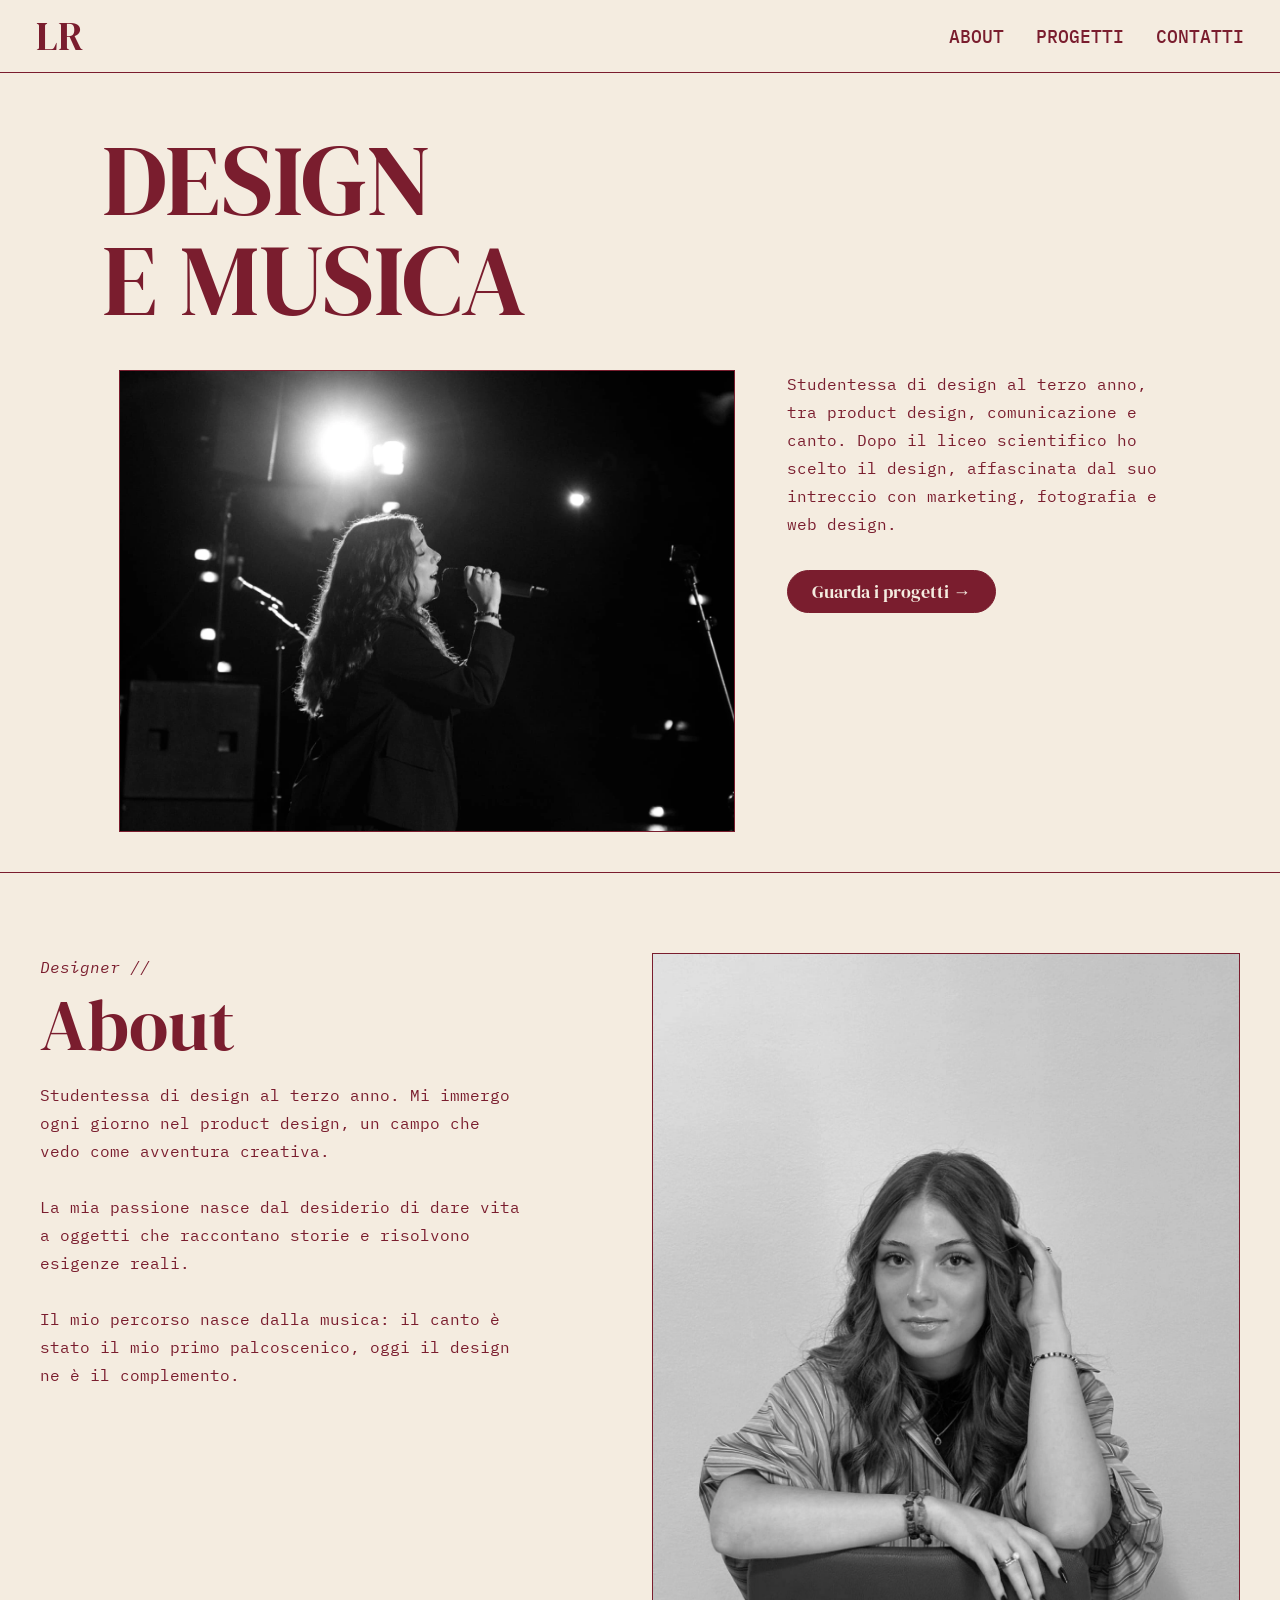
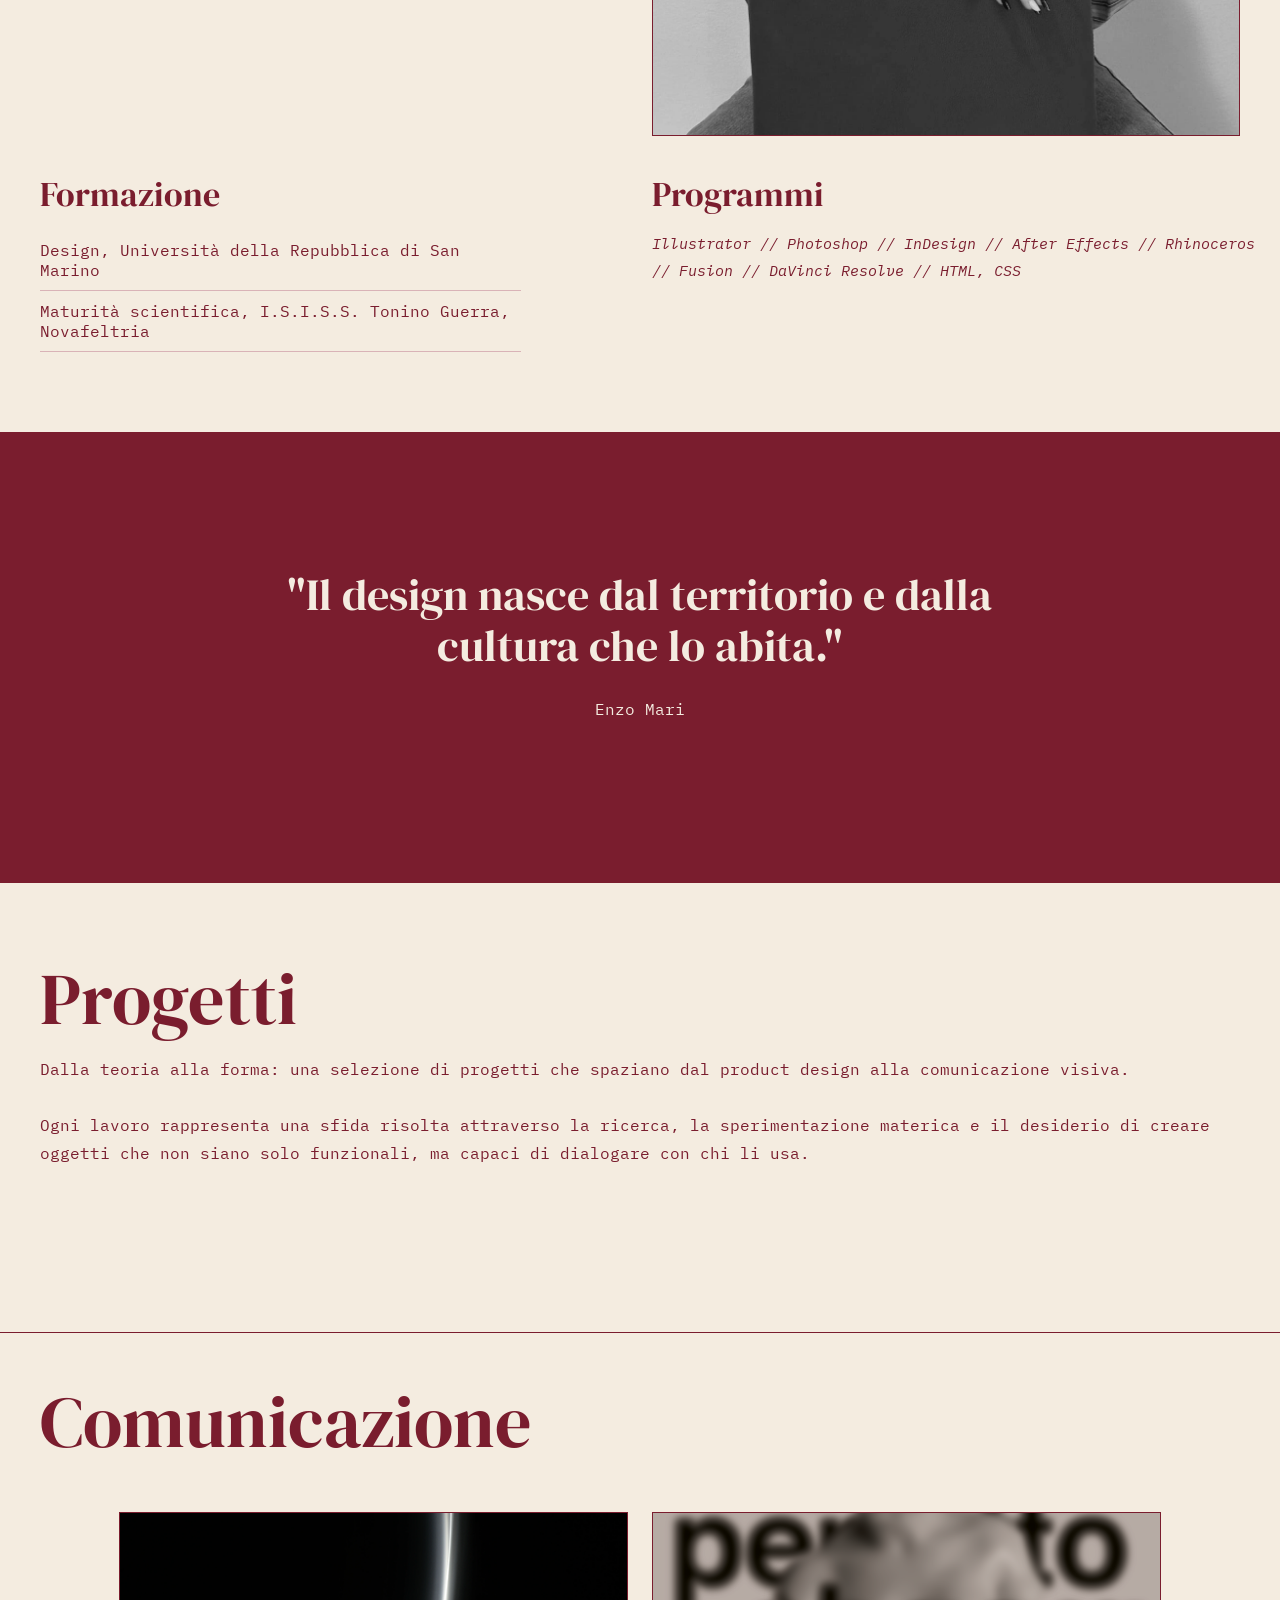
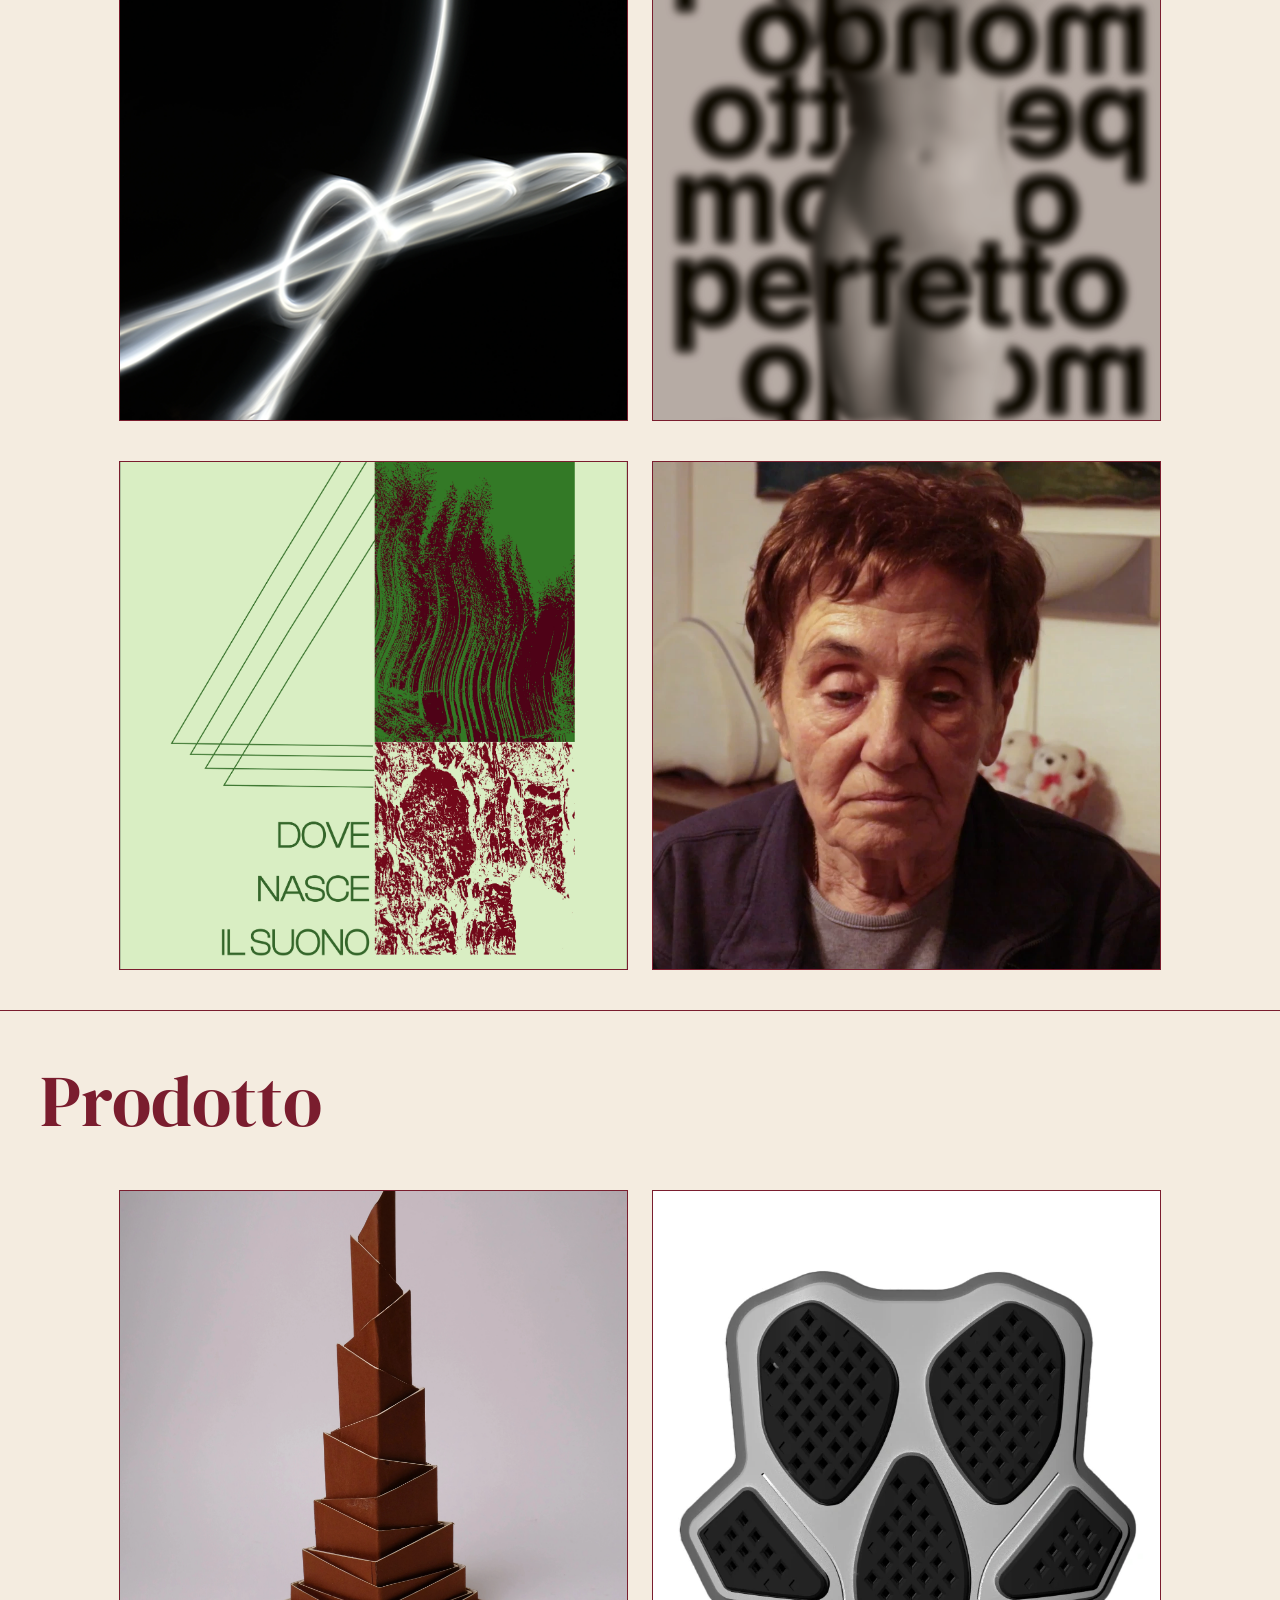
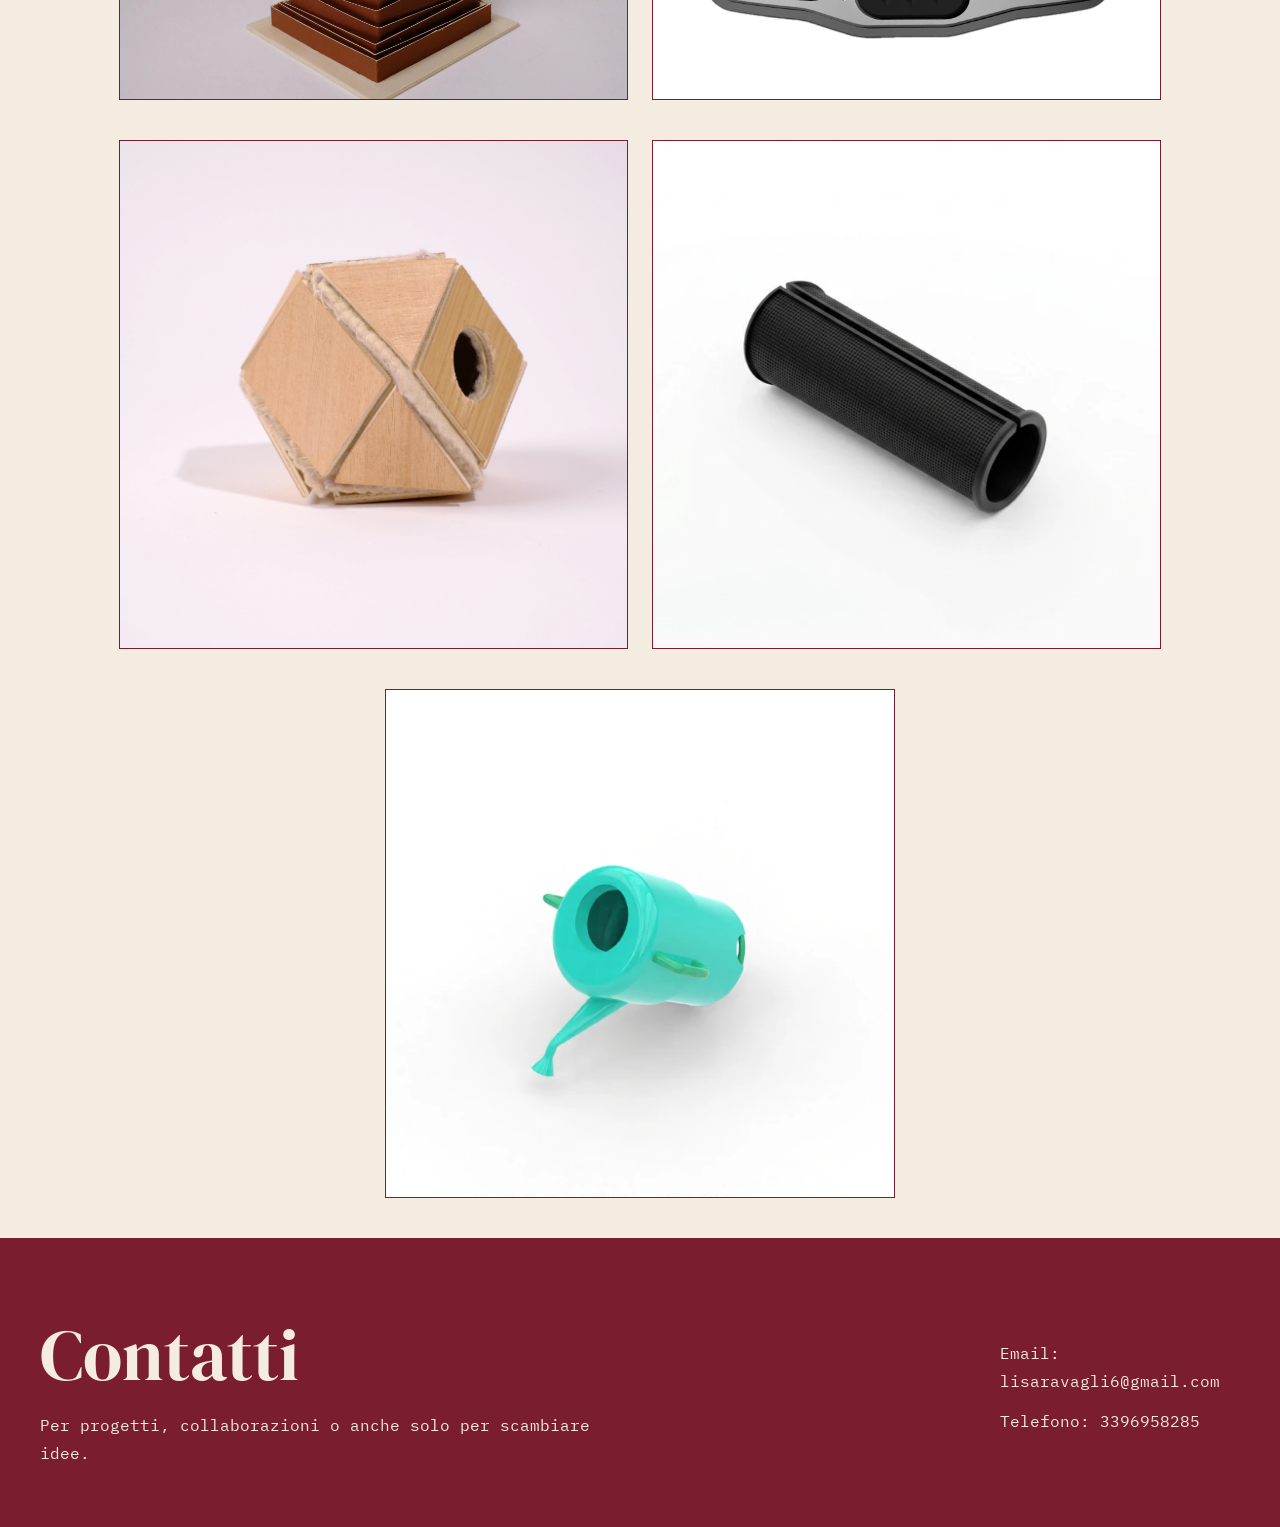
<file: index.html>
<!DOCTYPE html>
<html lang="it">

<head>
    <meta charset="UTF-8">
    <meta name="viewport" content="width=device-width, initial-scale=1.0">
    <title>Portfolio Ravagli Lisa</title>

    <link rel="preconnect" href="https://fonts.googleapis.com">
    <link rel="preconnect" href="https://fonts.gstatic.com" crossorigin>
    <link
        href="https://fonts.googleapis.com/css2?family=DM+Serif+Display:ital@0;1&family=IBM+Plex+Mono:ital,wght@0,400;0,500;1,400&display=swap"
        rel="stylesheet">

    <link rel="stylesheet" href="css/bootstrap-grid.css">
    <link rel="stylesheet" type="text/css" href="css/style.css">

    <link rel="icon" href="img/logo.webp" type="image/webp" />
</head>

<body>
    <div class="container-fluid p-0 m-0">

        <!-- menù -->
        <div class="row d-flex align-items-center px-4 py-3 m-0 navbar-row">
            <div class="col-1">
                <div class="logo">
                    <a href="#" class="logo-link" title="Torna in alto">
                        <p class="font-size-logo">LR</p>
                    </a>
                </div>
            </div>

            <div class="col-8 col-md-3"></div>

            <div class="col-3 col-md-8 d-none d-md-flex justify-content-end">
                <div class="lista list-unstyled d-flex m-0 p-0">
                    <ul>
                        <li><a href="#About" class="font-size-menu">ABOUT</a></li>
                        <li class="dropdown">
                            <span class="font-size-menu">PROGETTI</span>
                            <div class="dropdown-menu">
                                <a href="#Comunicazione" class="dropdown-item">COMUNICAZIONE</a>
                                <a href="#Prodotto" class="dropdown-item">PRODOTTO</a>
                            </div>
                        </li>
                        <li><a href="#Contatti" class="font-size-menu">CONTATTI</a></li>
                    </ul>
                </div>
            </div>

            <div class="col-1 d-md-none d-flex offset-2 justify-content-end mobile-menu-trigger">
                <img src="img/menu-hamburger-svgrepo-com.svg" alt="menù-hamburger"
                    style="width: 45px; height: 45px; cursor: pointer;">
            </div>

            <div id="mobileMenu" class="mobile-menu d-md-none">
                <a href="#About" class="font-size-menù">About</a>

                <!-- Dropdown Progetti -->
                <div class="dropdown">
                    <span class="font-size-menù">Progetti</span>
                    <div class="dropdown-menu">
                        <a href="#Comunicazione" class="dropdown-item">Comunicazione</a>
                        <a href="#Prodotto" class="dropdown-item">Prodotto</a>
                    </div>
                </div>

                <a href="#Contatti" class="font-size-menù">Contatti</a>
            </div>
        </div>

        <!-- hero -->
        <div class="hero">
            <h1>DESIGN<br>E MUSICA</h1>
            <div class="row align-items-start justify-content-center">
                <div class="col-12 col-md-6">
                    <div class="foto-hero"><img src="img/canto.webp" class="img-fluid" alt="foto_canto"></div>
                </div>
                <div class="col-12 col-md-4 mt-4 mt-md-0 padding-left">
                    <p class="font-size-paragrafi">Studentessa di design al terzo anno, tra product design,
                        comunicazione e canto. Dopo il liceo scientifico ho scelto il design, affascinata dal suo intreccio con marketing, fotografia e web design.</p>
                    <div class="mt-4 pt-2">
                        <a href="#Comunicazione" class="btn-pill btn-pill-pieno">Guarda i progetti →</a>
                    </div>
                </div>
            </div>
        </div>
        
        <!-- about -->
        <div id="About" class="row d-flex align-items-start justify-content-start about-presentazione padding-bottom">
            <div class="col-12 col-md-5 about-testi padding-left-pieno">
                <p class="etichetta margin-top">Designer //</p>
                <h3 class="font-size-titoletti-2">About</h3>
                <p class="font-size-paragrafi">
                    Studentessa di design al terzo anno. Mi immergo ogni giorno nel product design, un campo che vedo
                    come avventura creativa.<br><br>
                    La mia passione nasce dal desiderio di dare vita a oggetti che raccontano storie e risolvono
                    esigenze reali.<br><br>
                    Il mio percorso nasce dalla musica: il canto è stato il mio primo palcoscenico, oggi il design ne è
                    il complemento.
                </p>
            </div>
            <div class="col-12 col-md-6 offset-md-1 foto-primo-piano-1 margin-top">
                <img src="img/foto_primopiano.webp" class="img-fluid" alt="foto_primo_piano_ragazza">
            </div>
        </div>

        <div class="row about-extra padding-bottom">
            <div class="col-12 col-md-5 padding-left-pieno margin-bottom">
                <p class="font-size-titoli-progetti mb-3">Formazione</p>
                <ul class="elenco">
                    <li>Design, Università della Repubblica di San Marino</li>
                    <li>Maturità scientifica, I.S.I.S.S. Tonino Guerra, Novafeltria</li>
                </ul>
            </div>
            <div class="col-12 col-md-6 offset-md-1">
                <p class="font-size-titoli-progetti mb-3">Programmi</p>
                <div class="badges">
                    <span class="badge-skill">Illustrator</span><span class="badge-skill">Photoshop</span><span
                        class="badge-skill">InDesign</span><span class="badge-skill">After Effects</span><span
                        class="badge-skill">Rhinoceros</span><span class="badge-skill">Fusion</span><span
                        class="badge-skill">DaVinci Resolve</span><span class="badge-skill">HTML, CSS</span>
                </div>
            </div>
        </div>

        <!-- frase -->
        <div class="row align-items-center justify-content-center frase">
            <div class="col-10 col-md-8">
                <p class="font-size-titoletti mb-4">"Il design nasce dal territorio e dalla cultura che lo abita."</p>
                <p class="font-size-paragrafi">Enzo Mari</p>
            </div>
        </div>

        <!-- progetti -->
        <div id="Progetti"
            class="row d-flex align-items-start justify-content-start about-presentazione padding-bottom">
            <div class="col-12 col-md-12 about-testi padding-left-pieno">
                <h3 class="font-size-titoletti-2 margin-top">Progetti</h3>
                <p class="font-size-paragrafi">
                    Dalla teoria alla forma: una selezione di progetti che spaziano dal product design alla
                    comunicazione visiva.<br><br>
                    Ogni lavoro rappresenta una sfida risolta attraverso la ricerca, la sperimentazione materica e il
                    desiderio di creare oggetti che non siano solo funzionali, ma capaci di dialogare con chi li usa.
                </p>
            </div>
        </div>

        <!-- comunicazione -->
        <div id="Comunicazione">
            <div class="row d-flex align-items-center justify-content-start comunicazione">
                <div class="col-12 padding-left-pieno">
                    <h3 class="font-size-titoletti-2 mb-0">Comunicazione</h3>
                </div>
            </div>
        </div>

        <div class="row align-items-start justify-content-center foto-comunicazione">
            <div class="col-12 col-md-5 scheda">
                <a href="luce.html" class="img-link" title="Luce" aria-label="Luce">
                    <div class="img-box">
                        <img src="img/luce.webp" class="img-fluid" alt="Luce">
                    </div>
                </a>
            </div>
            <div class="col-12 col-md-5 scheda">
                <a href="utopia.html" class="img-link" title="Utopia" aria-label="Utopia">
                    <div class="img-box">
                        <img src="img/mondo_perfetto_sfocato.webp" class="img-fluid" alt="Utopia">
                    </div>
                </a>
            </div>
            <div class="col-12 col-md-5 scheda">
                <a href="foresta_abete_rosso.html" class="img-link" title="Foresta dell'abete rosso"
                    aria-label="Foresta dell'abete rosso">
                    <div class="img-box">
                        <img src="img/foresta_abete_rosso.webp" class="img-fluid" alt="Foresta dell'abete rosso">
                    </div>
                </a>
            </div>
            <div class="col-12 col-md-5 scheda">
                <a href="non_dovevate_crescermi.html" class="img-link" title="Non dovevate crescermi"
                    aria-label="Non dovevate crescermi">
                    <div class="img-box">
                        <img src="img/ndc_3.webp" class="img-fluid" alt="Non dovevate crescermi">
                    </div>
                </a>
            </div>
        </div>

        <!-- prodotto -->
        <div id="Prodotto">
            <div class="row d-flex align-items-center justify-content-start prodotto">
                <div class="col-12 padding-left-pieno">
                    <h3 class="font-size-titoletti-2 mb-0">Prodotto</h3>
                </div>
            </div>
        </div>

        <!-- Prima riga: Wonka e Pettorina -->
        <div class="row align-items-start justify-content-center foto-prodotto">
            <div class="col-12 col-md-5 scheda">
                <a href="wonka.html" class="img-link" title="Wonka" aria-label="Wonka">
                    <div class="img-box">
                        <img src="img/wonka_1.webp" class="img-fluid" alt="Wonka">
                    </div>
                </a>
            </div>
            <div class="col-12 col-md-5 scheda">
                <a href="pettorina_motocross.html" class="img-link" title="Pettorina da motocross"
                    aria-label="Pettorina da motocross">
                    <div class="img-box">
                        <img src="img/pettorina.webp" class="img-fluid" alt="Pettorina da motocross">
                    </div>
                </a>
            </div>
        </div>

        <!-- Seconda riga: Cinchouse e Cover microfono -->
        <div class="row align-items-start justify-content-center foto-prodotto">
            <div class="col-12 col-md-5 scheda">
                <a href="cinchouse.html" class="img-link" title="Cinchouse" aria-label="Cinchouse">
                    <div class="img-box">
                        <img src="img/cinchouse_3.webp" class="img-fluid" alt="Cinchouse">
                    </div>
                </a>
            </div>
            <div class="col-12 col-md-5 scheda">
                <a href="cover_microfono.html" class="img-link" title="Cover per microfono"
                    aria-label="Cover per microfono">
                    <div class="img-box">
                        <img src="img/cover_antracite.webp" class="img-fluid" alt="Cover per microfono">
                    </div>
                </a>
            </div>
        </div>

        <!-- Terza riga: Annaffiamici -->
        <div class="row align-items-start justify-content-center foto-prodotto">
            <div class="col-12 col-md-5 scheda">
                <a href="annaffiamici.html" class="img-link" title="Annaffiamici" aria-label="Annaffiamici">
                    <div class="img-box">
                        <img src="img/annaffiamici_2.webp" class="img-fluid" alt="Annaffiamici">
                    </div>
                </a>
            </div>
        </div>

        <!-- contatti -->
        <div id="Contatti"
            class="row d-flex align-items-center justify-content-start contatti sezione-contatti padding-bottom">

            <div class="col-12 col-md-6 about-testi padding-left-pieno">
                <h3 class="font-size-titoletti-2 margin-top">Contatti</h3>
                <p class="font-size-paragrafi margin-bottom">
                    Per progetti, collaborazioni o anche solo per scambiare idee.
                </p>
            </div>

            <div class="col-12 col-md-3 offset-md-3 contatti-link font-size-paragrafi">
                <p>Email: <a href="mailto:lisaravagli6@gmail.com">lisaravagli6@gmail.com</a></p>
                <p>Telefono: <a href="tel:3396958285">3396958285</a></p>
            </div>

        </div>

        <a href="#" id="scrollUpButton" title="Torna su">&#9650;</a>

    </div>

    <script>
        // MENU MOBILE
        const hamburger = document.querySelector('.mobile-menu-trigger img');
        const mobileMenu = document.getElementById('mobileMenu');

        hamburger.addEventListener('click', () => {
            mobileMenu.style.display = mobileMenu.style.display === 'flex' ? 'none' : 'flex';
        });

        document.querySelectorAll('.mobile-menu .dropdown span').forEach(span => {
            span.addEventListener('click', () => {
                span.parentElement.classList.toggle('open');
            });
        });

        document.querySelectorAll('.mobile-menu a, .mobile-menu .dropdown-item').forEach(link => {
            link.addEventListener('click', () => {
                mobileMenu.style.display = 'none';
                document.querySelectorAll('.mobile-menu .dropdown').forEach(drop => drop.classList.remove('open'));
            });
        });

        // SCROLL UP BUTTON
        const scrollButton = document.getElementById('scrollUpButton');
        window.onscroll = function () {
            if (document.body.scrollTop > 300 || document.documentElement.scrollTop > 300) {
                scrollButton.style.display = "block";
            } else {
                scrollButton.style.display = "none";
            }
        };

        scrollButton.addEventListener('click', function (e) {
            e.preventDefault();
            window.scrollTo({ top: 0, behavior: 'smooth' });
        });
    </script>
</body>

</html>
</file>
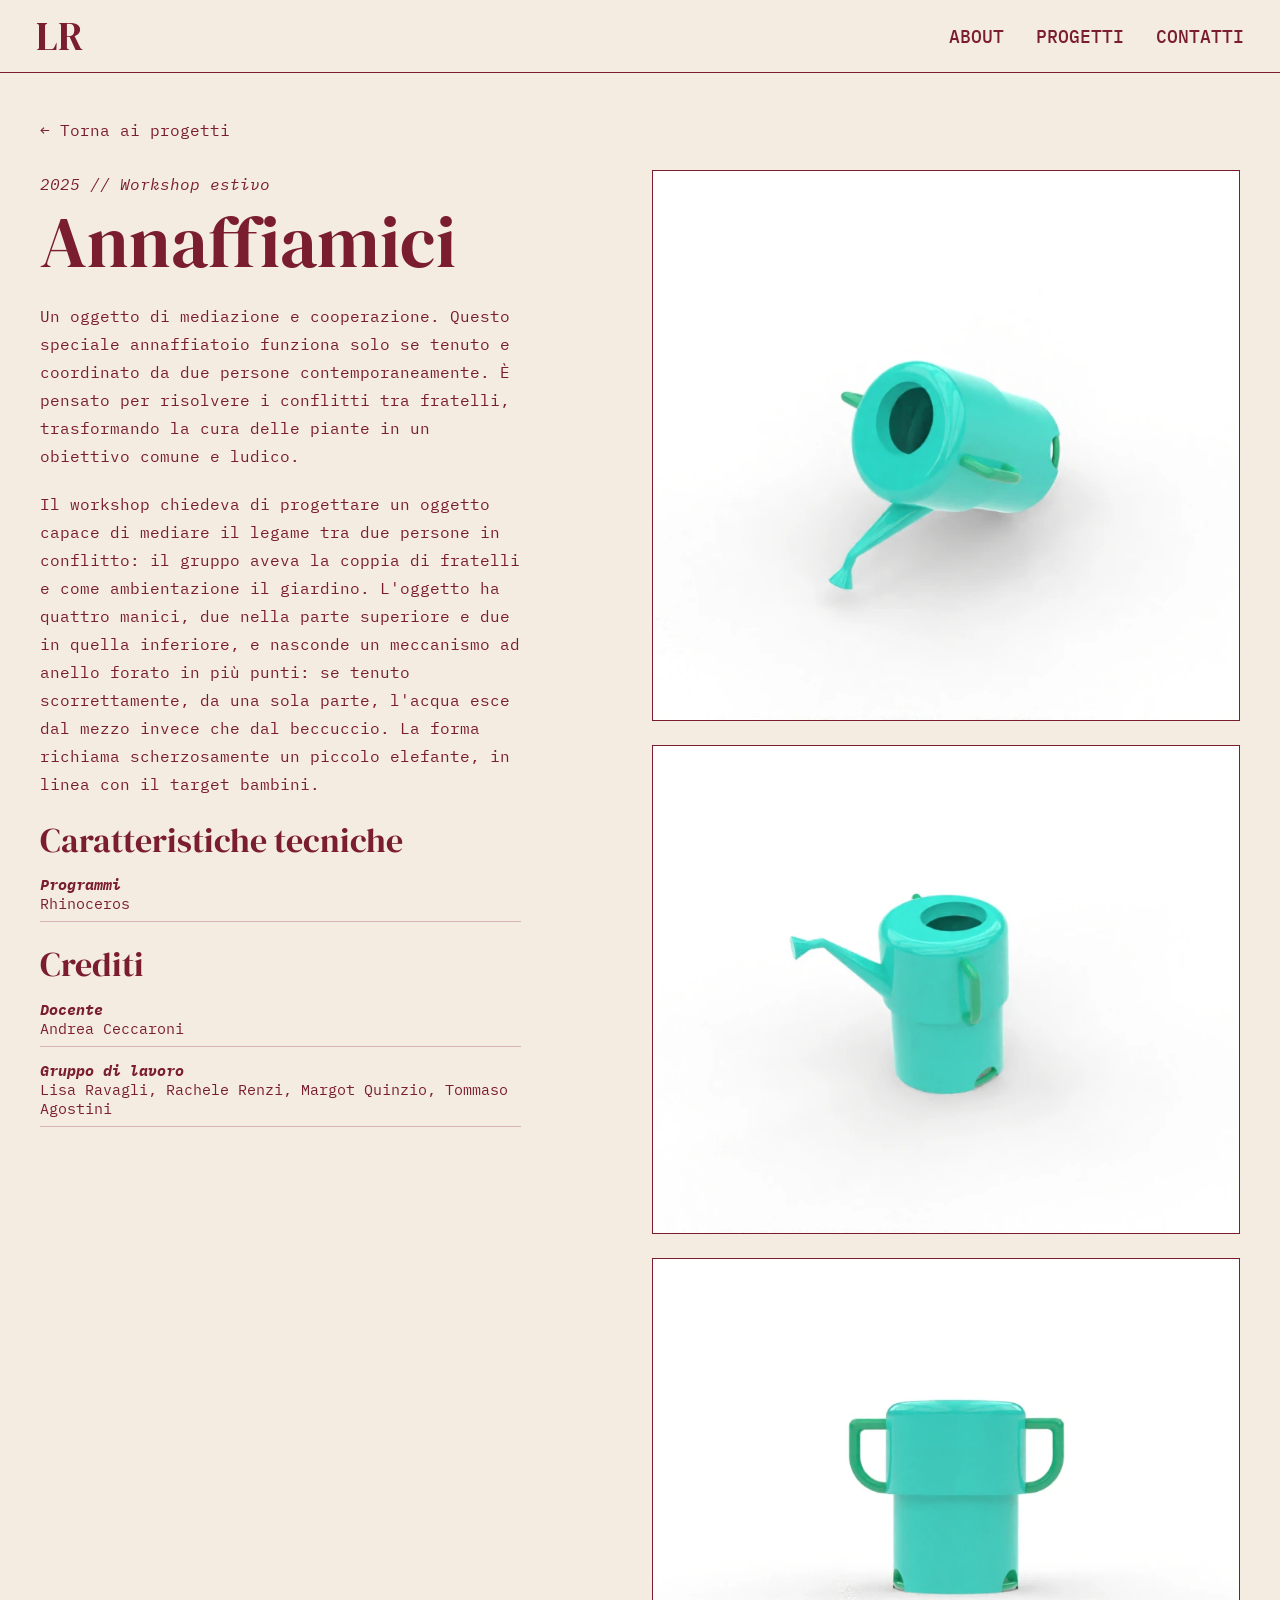
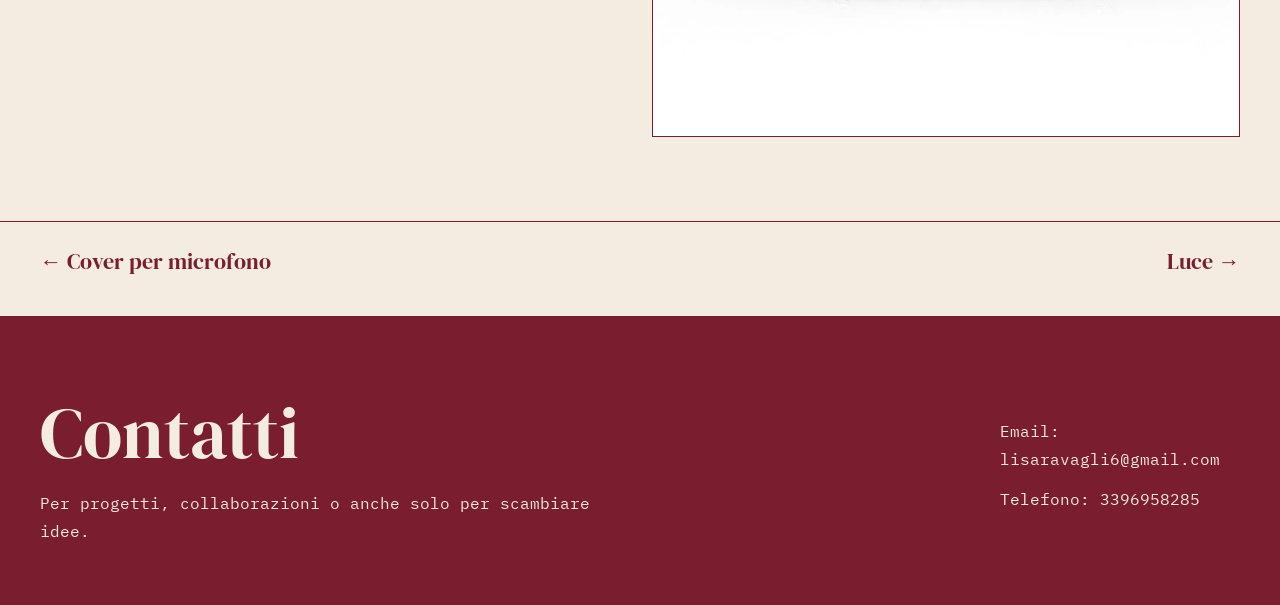
<file: annaffiamici.html>
<!DOCTYPE html>
<html lang="it">

<head>
    <meta charset="UTF-8">
    <meta name="viewport" content="width=device-width, initial-scale=1.0">
    <title>Annaffiamici — Portfolio Ravagli Lisa</title>

    <link rel="preconnect" href="https://fonts.googleapis.com">
    <link rel="preconnect" href="https://fonts.gstatic.com" crossorigin>
    <link
        href="https://fonts.googleapis.com/css2?family=DM+Serif+Display:ital@0;1&family=IBM+Plex+Mono:ital,wght@0,400;0,500;1,400&display=swap"
        rel="stylesheet">

    <link rel="stylesheet" href="css/bootstrap-grid.css">
    <link rel="stylesheet" type="text/css" href="css/style.css">

    <link rel="icon" href="img/logo.webp" type="image/webp" />
</head>

<body>
    <div class="container-fluid p-0 m-0">

        <!-- menù -->
        <div class="row d-flex align-items-center px-4 py-3 m-0 navbar-row">
            <div class="col-1">
                <div class="logo">
                    <a href="index.html" class="logo-link" title="Torna alla home"><p class="font-size-logo">LR</p></a>
                </div>
            </div>

            <div class="col-8 col-md-3"></div>

            <div class="col-3 col-md-8 d-none d-md-flex justify-content-end">
                <div class="lista list-unstyled d-flex m-0 p-0">
                    <ul>
                        <li><a href="index.html#About" class="font-size-menu">ABOUT</a></li>
                        <li class="dropdown">
                            <span class="font-size-menu">PROGETTI</span>
                            <div class="dropdown-menu">
                                <a href="index.html#Comunicazione" class="dropdown-item">COMUNICAZIONE</a>
                                <a href="index.html#Prodotto" class="dropdown-item">PRODOTTO</a>
                            </div>
                        </li>
                        <li><a href="index.html#Contatti" class="font-size-menu">CONTATTI</a></li>
                    </ul>
                </div>
            </div>

            <div class="col-1 d-md-none d-flex offset-2 justify-content-end mobile-menu-trigger">
                <img src="img/menu-hamburger-svgrepo-com.svg" alt="menù-hamburger"
                    style="width: 45px; height: 45px; cursor: pointer;">
            </div>

            <div id="mobileMenu" class="mobile-menu d-md-none">
                <a href="index.html#About" class="font-size-menù">About</a>
                <div class="dropdown">
                    <span class="font-size-menù">Progetti</span>
                    <div class="dropdown-menu">
                        <a href="index.html#Comunicazione" class="dropdown-item">Comunicazione</a>
                        <a href="index.html#Prodotto" class="dropdown-item">Prodotto</a>
                    </div>
                </div>
                <a href="index.html#Contatti" class="font-size-menù">Contatti</a>
            </div>
        </div>

        <!-- progetto -->
        <div class="pagina-progetto">
            <div class="row">
                <div class="col-12 padding-left-pieno">
                    <a href="index.html#Prodotto" class="indietro">← Torna ai progetti</a>
                </div>
            </div>

            <div class="row align-items-start justify-content-start">
                <div class="col-12 col-md-5 about-testi padding-left-pieno">
                    <p class="etichetta">2025 // Workshop estivo</p>
                    <h1 class="titolo-progetto">Annaffiamici</h1>
                    <p class="font-size-paragrafi">Un oggetto di mediazione e cooperazione. Questo speciale annaffiatoio funziona solo se tenuto e coordinato da due persone contemporaneamente. È pensato per risolvere i conflitti tra fratelli, trasformando la cura delle piante in un obiettivo comune e ludico.</p>
                    <p class="font-size-paragrafi">Il workshop chiedeva di progettare un oggetto capace di mediare il legame tra due persone in conflitto: il gruppo aveva la coppia di fratelli e come ambientazione il giardino. L'oggetto ha quattro manici, due nella parte superiore e due in quella inferiore, e nasconde un meccanismo ad anello forato in più punti: se tenuto scorrettamente, da una sola parte, l'acqua esce dal mezzo invece che dal beccuccio. La forma richiama scherzosamente un piccolo elefante, in linea con il target bambini.</p>

                    <p class="font-size-titoli-progetti mb-3 mt-4">Caratteristiche tecniche</p>
                    <dl class="dati">
                        <dt>Programmi</dt><dd>Rhinoceros</dd>
                    </dl>

                    <p class="font-size-titoli-progetti mb-3 mt-4">Crediti</p>
                    <dl class="dati">
                        <dt>Docente</dt><dd>Andrea Ceccaroni</dd>
                        <dt>Gruppo di lavoro</dt><dd>Lisa Ravagli, Rachele Renzi, Margot Quinzio, Tommaso Agostini</dd>
                    </dl>
                </div>

                <div class="col-12 col-md-6 offset-md-1 galleria">
                    <img src="img/annaffiamici_2.webp" class="img-fluid" alt="Annaffiamici">
                    <img src="img/annaffiamici_3.webp" class="img-fluid" alt="Annaffiamici">
                    <img src="img/annaffiamici_4.webp" class="img-fluid" alt="Annaffiamici">
                </div>
            </div>

            <div class="row navigazione-progetti">
                <div class="col-6 padding-left-pieno">
                    <a href="cover_microfono.html">← Cover per microfono</a>
                </div>
                <div class="col-6 text-destra">
                    <a href="luce.html">Luce →</a>
                </div>
            </div>
        </div>

        <!-- contatti -->
        <div id="Contatti"
            class="row d-flex align-items-center justify-content-start contatti sezione-contatti padding-bottom">

            <div class="col-12 col-md-6 about-testi padding-left-pieno">
                <h3 class="font-size-titoletti-2 margin-top">Contatti</h3>
                <p class="font-size-paragrafi margin-bottom">
                    Per progetti, collaborazioni o anche solo per scambiare idee.
                </p>
            </div>

            <div class="col-12 col-md-3 offset-md-3 contatti-link font-size-paragrafi">
                <p>Email: <a href="mailto:lisaravagli6@gmail.com">lisaravagli6@gmail.com</a></p>
                <p>Telefono: <a href="tel:3396958285">3396958285</a></p>
            </div>

        </div>

        <a href="#" id="scrollUpButton" title="Torna su">&#9650;</a>
    </div>

    <script>
        // MENU MOBILE
        const hamburger = document.querySelector('.mobile-menu-trigger img');
        const mobileMenu = document.getElementById('mobileMenu');

        if (hamburger && mobileMenu) {
            hamburger.addEventListener('click', () => {
                mobileMenu.style.display = mobileMenu.style.display === 'flex' ? 'none' : 'flex';
            });
        }

        document.querySelectorAll('.mobile-menu .dropdown span').forEach(span => {
            span.addEventListener('click', () => {
                span.parentElement.classList.toggle('open');
            });
        });

        document.querySelectorAll('.mobile-menu a, .mobile-menu .dropdown-item').forEach(link => {
            link.addEventListener('click', () => {
                if (mobileMenu) mobileMenu.style.display = 'none';
                document.querySelectorAll('.mobile-menu .dropdown').forEach(drop => drop.classList.remove('open'));
            });
        });

        // SCROLL UP BUTTON
        const scrollButton = document.getElementById('scrollUpButton');
        window.onscroll = function () {
            if (document.body.scrollTop > 300 || document.documentElement.scrollTop > 300) {
                scrollButton.style.display = "block";
            } else {
                scrollButton.style.display = "none";
            }
        };

        scrollButton.addEventListener('click', function (e) {
            e.preventDefault();
            window.scrollTo({ top: 0, behavior: 'smooth' });
        });
    </script>
</body>

</html>
</file>
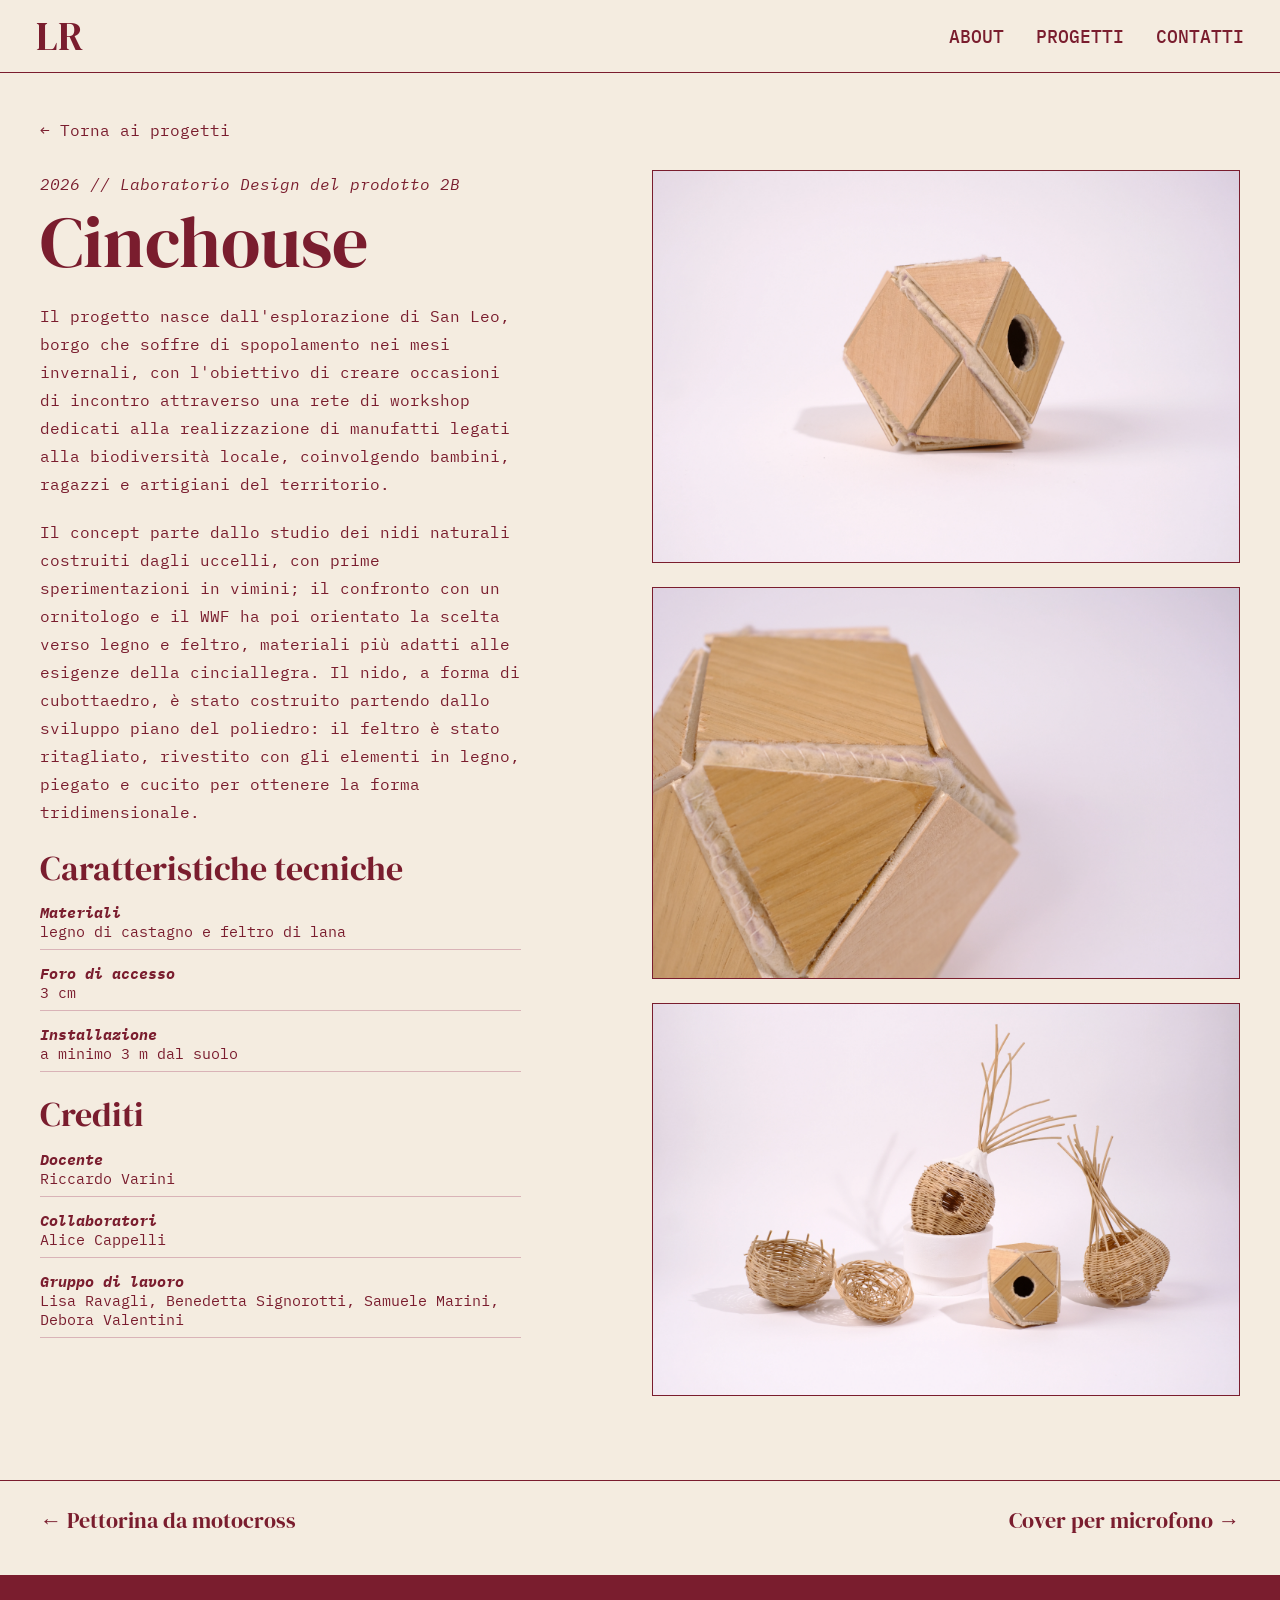
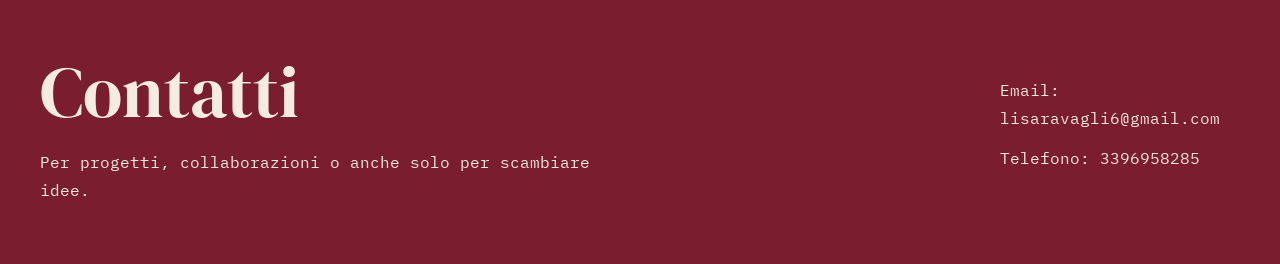
<file: cinchouse.html>
<!DOCTYPE html>
<html lang="it">

<head>
    <meta charset="UTF-8">
    <meta name="viewport" content="width=device-width, initial-scale=1.0">
    <title>Cinchouse — Portfolio Ravagli Lisa</title>

    <link rel="preconnect" href="https://fonts.googleapis.com">
    <link rel="preconnect" href="https://fonts.gstatic.com" crossorigin>
    <link
        href="https://fonts.googleapis.com/css2?family=DM+Serif+Display:ital@0;1&family=IBM+Plex+Mono:ital,wght@0,400;0,500;1,400&display=swap"
        rel="stylesheet">

    <link rel="stylesheet" href="css/bootstrap-grid.css">
    <link rel="stylesheet" type="text/css" href="css/style.css">

    <link rel="icon" href="img/logo.webp" type="image/webp" />
</head>

<body>
    <div class="container-fluid p-0 m-0">

        <!-- menù -->
        <div class="row d-flex align-items-center px-4 py-3 m-0 navbar-row">
            <div class="col-1">
                <div class="logo">
                    <a href="index.html" class="logo-link" title="Torna alla home"><p class="font-size-logo">LR</p></a>
                </div>
            </div>

            <div class="col-8 col-md-3"></div>

            <div class="col-3 col-md-8 d-none d-md-flex justify-content-end">
                <div class="lista list-unstyled d-flex m-0 p-0">
                    <ul>
                        <li><a href="index.html#About" class="font-size-menu">ABOUT</a></li>
                        <li class="dropdown">
                            <span class="font-size-menu">PROGETTI</span>
                            <div class="dropdown-menu">
                                <a href="index.html#Comunicazione" class="dropdown-item">COMUNICAZIONE</a>
                                <a href="index.html#Prodotto" class="dropdown-item">PRODOTTO</a>
                            </div>
                        </li>
                        <li><a href="index.html#Contatti" class="font-size-menu">CONTATTI</a></li>
                    </ul>
                </div>
            </div>

            <div class="col-1 d-md-none d-flex offset-2 justify-content-end mobile-menu-trigger">
                <img src="img/menu-hamburger-svgrepo-com.svg" alt="menù-hamburger"
                    style="width: 45px; height: 45px; cursor: pointer;">
            </div>

            <div id="mobileMenu" class="mobile-menu d-md-none">
                <a href="index.html#About" class="font-size-menù">About</a>
                <div class="dropdown">
                    <span class="font-size-menù">Progetti</span>
                    <div class="dropdown-menu">
                        <a href="index.html#Comunicazione" class="dropdown-item">Comunicazione</a>
                        <a href="index.html#Prodotto" class="dropdown-item">Prodotto</a>
                    </div>
                </div>
                <a href="index.html#Contatti" class="font-size-menù">Contatti</a>
            </div>
        </div>

        <!-- progetto -->
        <div class="pagina-progetto">
            <div class="row">
                <div class="col-12 padding-left-pieno">
                    <a href="index.html#Prodotto" class="indietro">← Torna ai progetti</a>
                </div>
            </div>

            <div class="row align-items-start justify-content-start">
                <div class="col-12 col-md-5 about-testi padding-left-pieno">
                    <p class="etichetta">2026 // Laboratorio Design del prodotto 2B</p>
                    <h1 class="titolo-progetto">Cinchouse</h1>
                    <p class="font-size-paragrafi">Il progetto nasce dall'esplorazione di San Leo, borgo che soffre di spopolamento nei mesi invernali, con l'obiettivo di creare occasioni di incontro attraverso una rete di workshop dedicati alla realizzazione di manufatti legati alla biodiversità locale, coinvolgendo bambini, ragazzi e artigiani del territorio.</p>
                    <p class="font-size-paragrafi">Il concept parte dallo studio dei nidi naturali costruiti dagli uccelli, con prime sperimentazioni in vimini; il confronto con un ornitologo e il WWF ha poi orientato la scelta verso legno e feltro, materiali più adatti alle esigenze della cinciallegra. Il nido, a forma di cubottaedro, è stato costruito partendo dallo sviluppo piano del poliedro: il feltro è stato ritagliato, rivestito con gli elementi in legno, piegato e cucito per ottenere la forma tridimensionale.</p>

                    <p class="font-size-titoli-progetti mb-3 mt-4">Caratteristiche tecniche</p>
                    <dl class="dati">
                        <dt>Materiali</dt><dd>legno di castagno e feltro di lana</dd>
                        <dt>Foro di accesso</dt><dd>3 cm</dd>
                        <dt>Installazione</dt><dd>a minimo 3 m dal suolo</dd>
                    </dl>

                    <p class="font-size-titoli-progetti mb-3 mt-4">Crediti</p>
                    <dl class="dati">
                        <dt>Docente</dt><dd>Riccardo Varini</dd>
                        <dt>Collaboratori</dt><dd>Alice Cappelli</dd>
                        <dt>Gruppo di lavoro</dt><dd>Lisa Ravagli, Benedetta Signorotti, Samuele Marini, Debora Valentini</dd>
                    </dl>
                </div>

                <div class="col-12 col-md-6 offset-md-1 galleria">
                    <img src="img/cinchouse_3.webp" class="img-fluid" alt="Cinchouse">
                    <img src="img/cinchouse_2.webp" class="img-fluid" alt="Cinchouse">
                    <img src="img/cinchouse_1.webp" class="img-fluid" alt="Cinchouse">
                </div>
            </div>

            <div class="row navigazione-progetti">
                <div class="col-6 padding-left-pieno">
                    <a href="pettorina_motocross.html">← Pettorina da motocross</a>
                </div>
                <div class="col-6 text-destra">
                    <a href="cover_microfono.html">Cover per microfono →</a>
                </div>
            </div>
        </div>

        <!-- contatti -->
        <div id="Contatti"
            class="row d-flex align-items-center justify-content-start contatti sezione-contatti padding-bottom">

            <div class="col-12 col-md-6 about-testi padding-left-pieno">
                <h3 class="font-size-titoletti-2 margin-top">Contatti</h3>
                <p class="font-size-paragrafi margin-bottom">
                    Per progetti, collaborazioni o anche solo per scambiare idee.
                </p>
            </div>

            <div class="col-12 col-md-3 offset-md-3 contatti-link font-size-paragrafi">
                <p>Email: <a href="mailto:lisaravagli6@gmail.com">lisaravagli6@gmail.com</a></p>
                <p>Telefono: <a href="tel:3396958285">3396958285</a></p>
            </div>

        </div>

        <a href="#" id="scrollUpButton" title="Torna su">&#9650;</a>
    </div>

    <script>
        // MENU MOBILE
        const hamburger = document.querySelector('.mobile-menu-trigger img');
        const mobileMenu = document.getElementById('mobileMenu');

        if (hamburger && mobileMenu) {
            hamburger.addEventListener('click', () => {
                mobileMenu.style.display = mobileMenu.style.display === 'flex' ? 'none' : 'flex';
            });
        }

        document.querySelectorAll('.mobile-menu .dropdown span').forEach(span => {
            span.addEventListener('click', () => {
                span.parentElement.classList.toggle('open');
            });
        });

        document.querySelectorAll('.mobile-menu a, .mobile-menu .dropdown-item').forEach(link => {
            link.addEventListener('click', () => {
                if (mobileMenu) mobileMenu.style.display = 'none';
                document.querySelectorAll('.mobile-menu .dropdown').forEach(drop => drop.classList.remove('open'));
            });
        });

        // SCROLL UP BUTTON
        const scrollButton = document.getElementById('scrollUpButton');
        window.onscroll = function () {
            if (document.body.scrollTop > 300 || document.documentElement.scrollTop > 300) {
                scrollButton.style.display = "block";
            } else {
                scrollButton.style.display = "none";
            }
        };

        scrollButton.addEventListener('click', function (e) {
            e.preventDefault();
            window.scrollTo({ top: 0, behavior: 'smooth' });
        });
    </script>
</body>

</html>
</file>
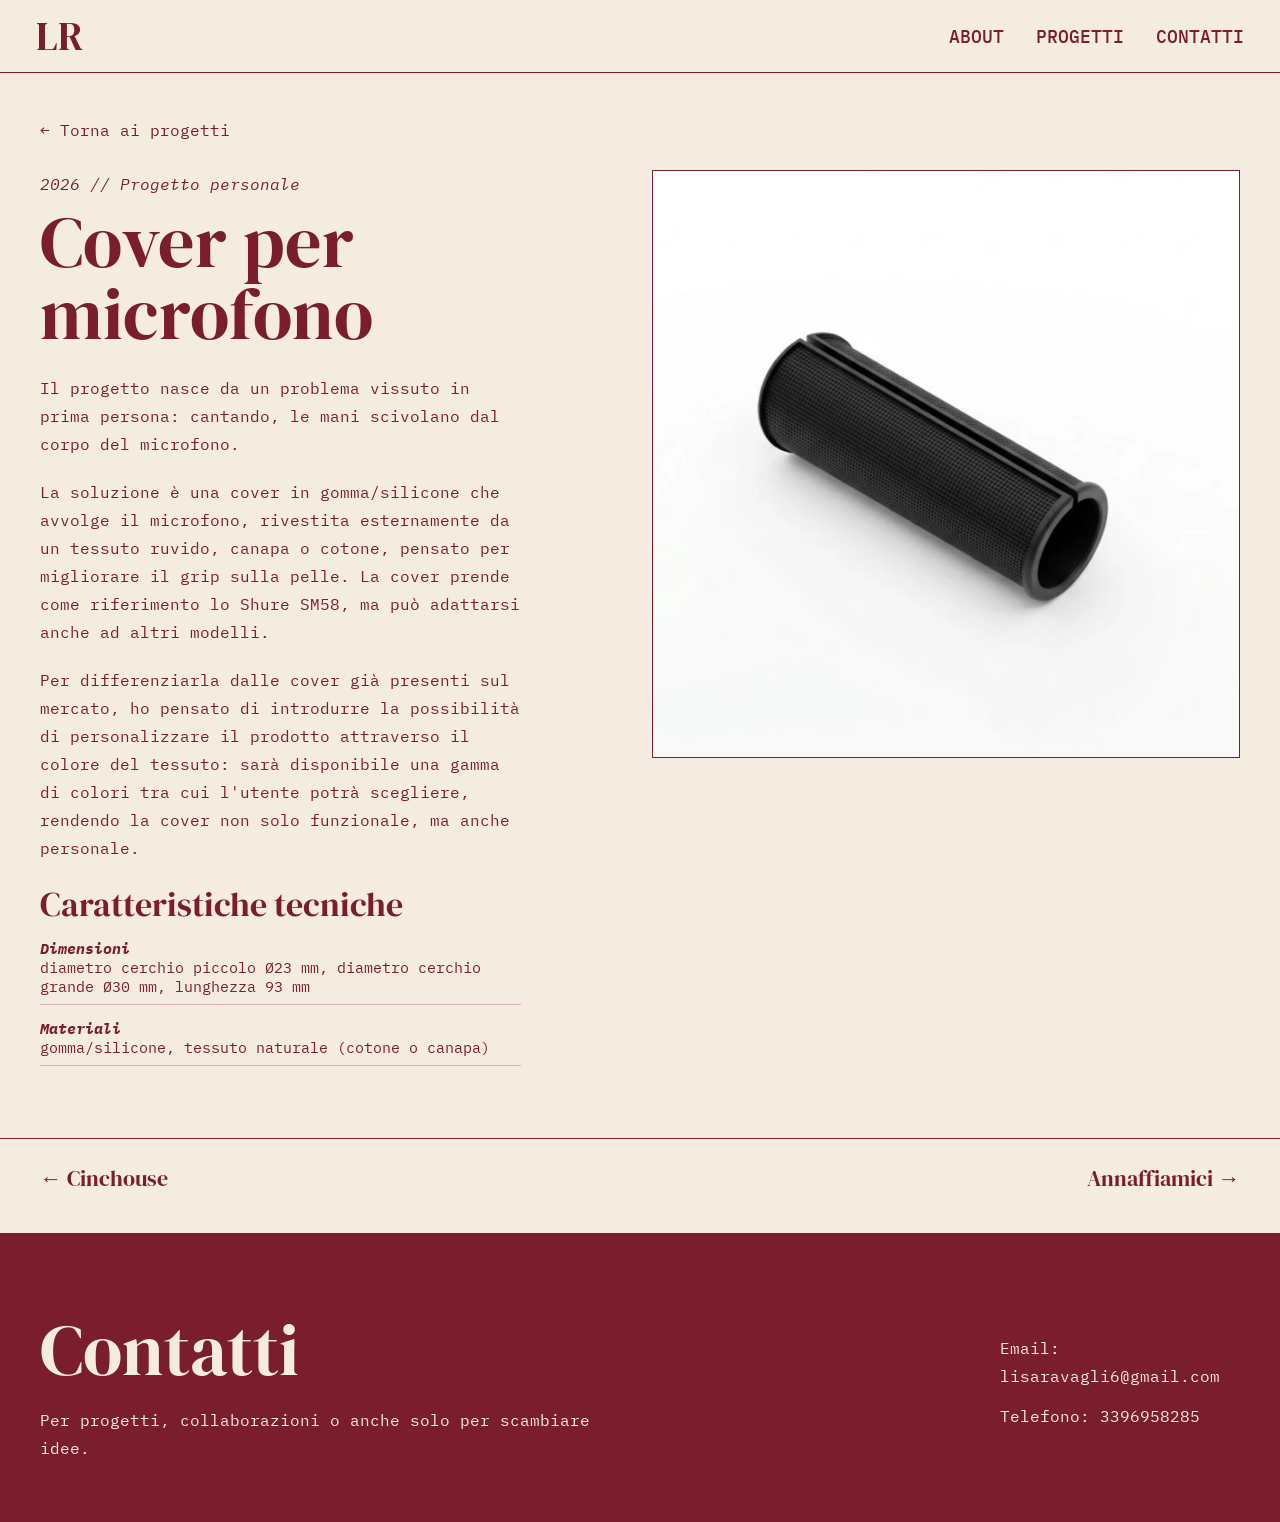
<file: cover_microfono.html>
<!DOCTYPE html>
<html lang="it">

<head>
    <meta charset="UTF-8">
    <meta name="viewport" content="width=device-width, initial-scale=1.0">
    <title>Cover per microfono — Portfolio Ravagli Lisa</title>

    <link rel="preconnect" href="https://fonts.googleapis.com">
    <link rel="preconnect" href="https://fonts.gstatic.com" crossorigin>
    <link
        href="https://fonts.googleapis.com/css2?family=DM+Serif+Display:ital@0;1&family=IBM+Plex+Mono:ital,wght@0,400;0,500;1,400&display=swap"
        rel="stylesheet">

    <link rel="stylesheet" href="css/bootstrap-grid.css">
    <link rel="stylesheet" type="text/css" href="css/style.css">

    <link rel="icon" href="img/logo.webp" type="image/webp" />
</head>

<body>
    <div class="container-fluid p-0 m-0">

        <!-- menù -->
        <div class="row d-flex align-items-center px-4 py-3 m-0 navbar-row">
            <div class="col-1">
                <div class="logo">
                    <a href="index.html" class="logo-link" title="Torna alla home"><p class="font-size-logo">LR</p></a>
                </div>
            </div>

            <div class="col-8 col-md-3"></div>

            <div class="col-3 col-md-8 d-none d-md-flex justify-content-end">
                <div class="lista list-unstyled d-flex m-0 p-0">
                    <ul>
                        <li><a href="index.html#About" class="font-size-menu">ABOUT</a></li>
                        <li class="dropdown">
                            <span class="font-size-menu">PROGETTI</span>
                            <div class="dropdown-menu">
                                <a href="index.html#Comunicazione" class="dropdown-item">COMUNICAZIONE</a>
                                <a href="index.html#Prodotto" class="dropdown-item">PRODOTTO</a>
                            </div>
                        </li>
                        <li><a href="index.html#Contatti" class="font-size-menu">CONTATTI</a></li>
                    </ul>
                </div>
            </div>

            <div class="col-1 d-md-none d-flex offset-2 justify-content-end mobile-menu-trigger">
                <img src="img/menu-hamburger-svgrepo-com.svg" alt="menù-hamburger"
                    style="width: 45px; height: 45px; cursor: pointer;">
            </div>

            <div id="mobileMenu" class="mobile-menu d-md-none">
                <a href="index.html#About" class="font-size-menù">About</a>
                <div class="dropdown">
                    <span class="font-size-menù">Progetti</span>
                    <div class="dropdown-menu">
                        <a href="index.html#Comunicazione" class="dropdown-item">Comunicazione</a>
                        <a href="index.html#Prodotto" class="dropdown-item">Prodotto</a>
                    </div>
                </div>
                <a href="index.html#Contatti" class="font-size-menù">Contatti</a>
            </div>
        </div>

        <!-- progetto -->
        <div class="pagina-progetto">
            <div class="row">
                <div class="col-12 padding-left-pieno">
                    <a href="index.html#Prodotto" class="indietro">← Torna ai progetti</a>
                </div>
            </div>

            <div class="row align-items-start justify-content-start">
                <div class="col-12 col-md-5 about-testi padding-left-pieno">
                    <p class="etichetta">2026 // Progetto personale</p>
                    <h1 class="titolo-progetto">Cover per microfono</h1>
                    <p class="font-size-paragrafi">Il progetto nasce da un problema vissuto in prima persona: cantando, le mani scivolano dal corpo del microfono.</p>
                    <p class="font-size-paragrafi">La soluzione è una cover in gomma/silicone che avvolge il microfono, rivestita esternamente da un tessuto ruvido, canapa o cotone, pensato per migliorare il grip sulla pelle. La cover prende come riferimento lo Shure SM58, ma può adattarsi anche ad altri modelli.</p>
                    <p class="font-size-paragrafi">Per differenziarla dalle cover già presenti sul mercato, ho pensato di introdurre la possibilità di personalizzare il prodotto attraverso il colore del tessuto: sarà disponibile una gamma di colori tra cui l'utente potrà scegliere, rendendo la cover non solo funzionale, ma anche personale.</p>

                    <p class="font-size-titoli-progetti mb-3 mt-4">Caratteristiche tecniche</p>
                    <dl class="dati">
                        <dt>Dimensioni</dt><dd>diametro cerchio piccolo Ø23 mm, diametro cerchio grande Ø30 mm, lunghezza 93 mm</dd>
                        <dt>Materiali</dt><dd>gomma/silicone, tessuto naturale (cotone o canapa)</dd>
                    </dl>
                </div>

                <div class="col-12 col-md-6 offset-md-1 galleria">
                    <img src="img/cover_antracite.webp" class="img-fluid" alt="Cover per microfono">
                </div>
            </div>

            <div class="row navigazione-progetti">
                <div class="col-6 padding-left-pieno">
                    <a href="cinchouse.html">← Cinchouse</a>
                </div>
                <div class="col-6 text-destra">
                    <a href="annaffiamici.html">Annaffiamici →</a>
                </div>
            </div>
        </div>

        <!-- contatti -->
        <div id="Contatti"
            class="row d-flex align-items-center justify-content-start contatti sezione-contatti padding-bottom">

            <div class="col-12 col-md-6 about-testi padding-left-pieno">
                <h3 class="font-size-titoletti-2 margin-top">Contatti</h3>
                <p class="font-size-paragrafi margin-bottom">
                    Per progetti, collaborazioni o anche solo per scambiare idee.
                </p>
            </div>

            <div class="col-12 col-md-3 offset-md-3 contatti-link font-size-paragrafi">
                <p>Email: <a href="mailto:lisaravagli6@gmail.com">lisaravagli6@gmail.com</a></p>
                <p>Telefono: <a href="tel:3396958285">3396958285</a></p>
            </div>

        </div>

        <a href="#" id="scrollUpButton" title="Torna su">&#9650;</a>
    </div>

    <script>
        // MENU MOBILE
        const hamburger = document.querySelector('.mobile-menu-trigger img');
        const mobileMenu = document.getElementById('mobileMenu');

        if (hamburger && mobileMenu) {
            hamburger.addEventListener('click', () => {
                mobileMenu.style.display = mobileMenu.style.display === 'flex' ? 'none' : 'flex';
            });
        }

        document.querySelectorAll('.mobile-menu .dropdown span').forEach(span => {
            span.addEventListener('click', () => {
                span.parentElement.classList.toggle('open');
            });
        });

        document.querySelectorAll('.mobile-menu a, .mobile-menu .dropdown-item').forEach(link => {
            link.addEventListener('click', () => {
                if (mobileMenu) mobileMenu.style.display = 'none';
                document.querySelectorAll('.mobile-menu .dropdown').forEach(drop => drop.classList.remove('open'));
            });
        });

        // SCROLL UP BUTTON
        const scrollButton = document.getElementById('scrollUpButton');
        window.onscroll = function () {
            if (document.body.scrollTop > 300 || document.documentElement.scrollTop > 300) {
                scrollButton.style.display = "block";
            } else {
                scrollButton.style.display = "none";
            }
        };

        scrollButton.addEventListener('click', function (e) {
            e.preventDefault();
            window.scrollTo({ top: 0, behavior: 'smooth' });
        });
    </script>
</body>

</html>
</file>
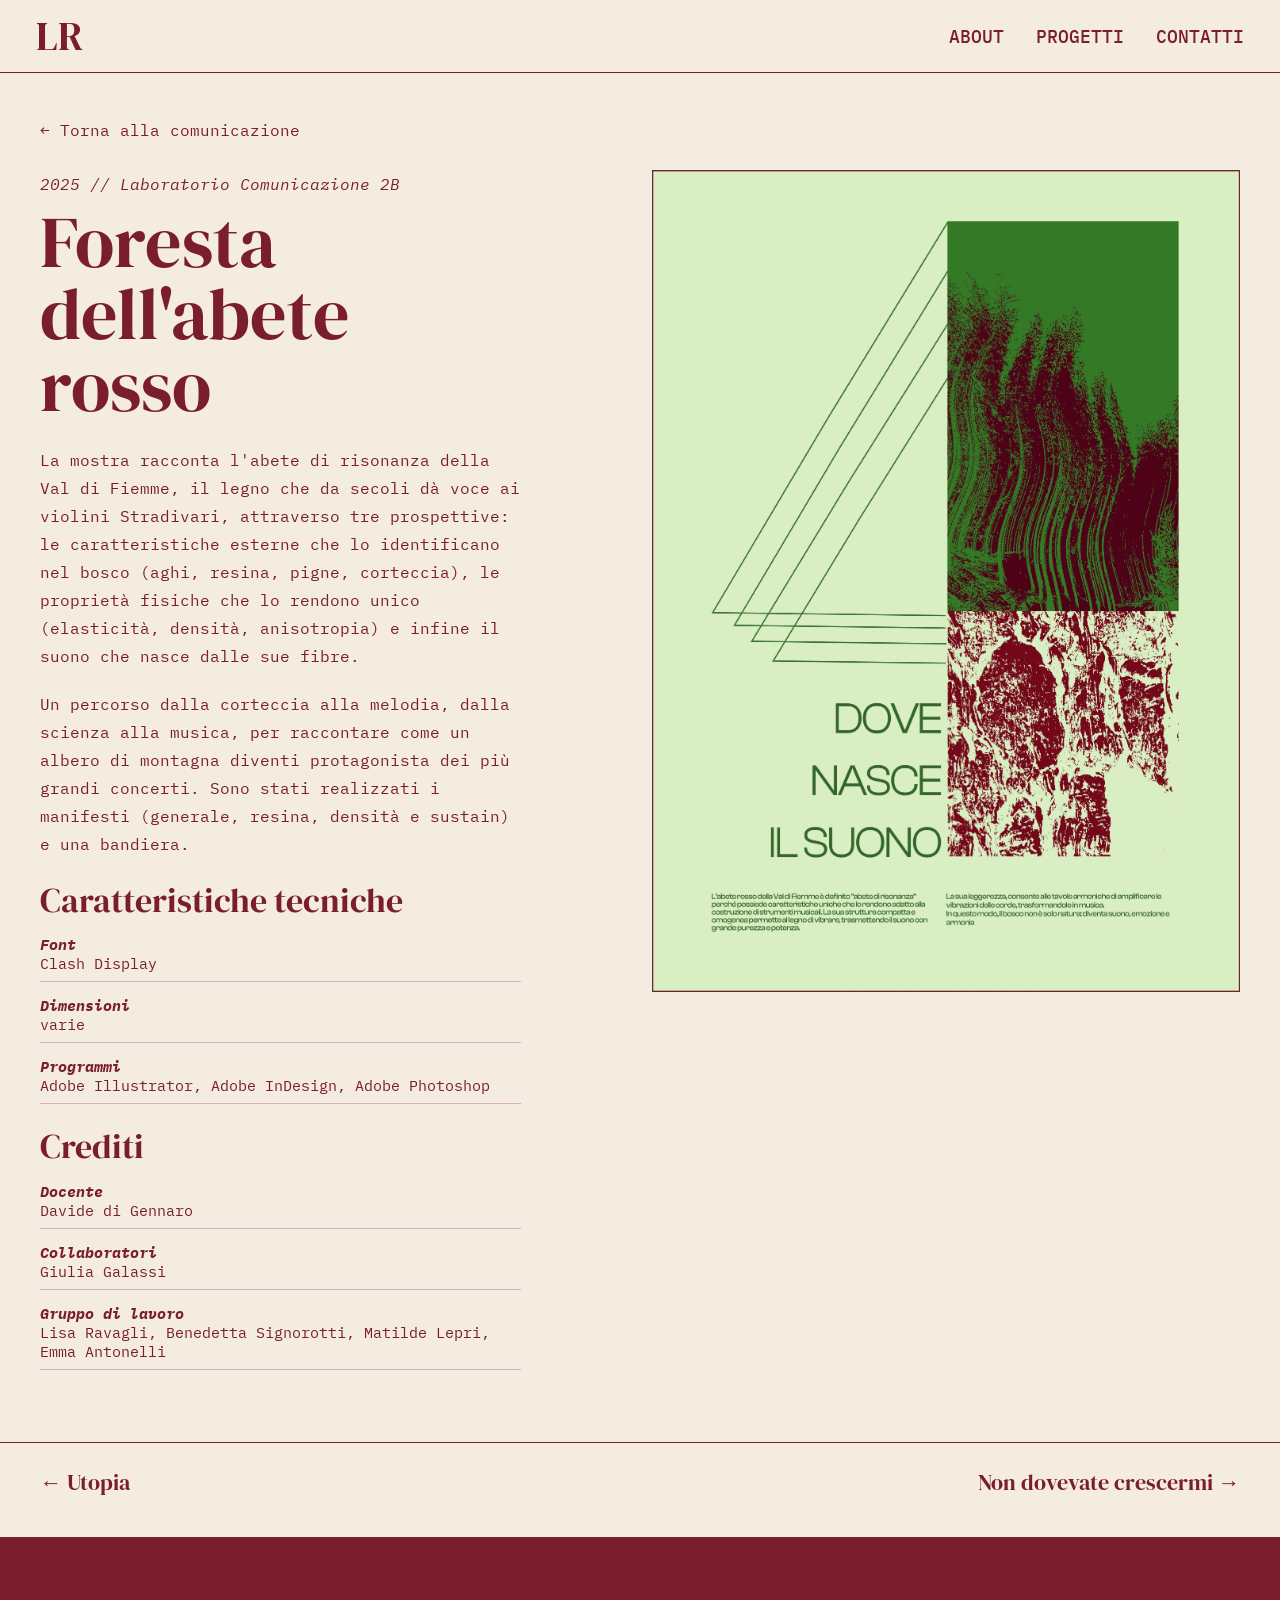
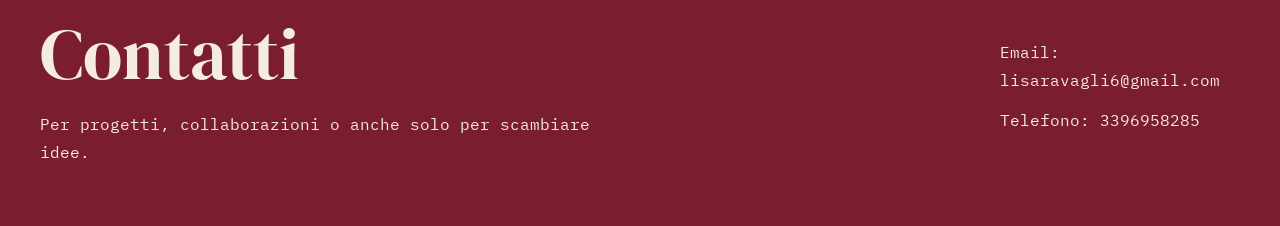
<file: foresta_abete_rosso.html>
<!DOCTYPE html>
<html lang="it">

<head>
    <meta charset="UTF-8">
    <meta name="viewport" content="width=device-width, initial-scale=1.0">
    <title>Foresta dell'abete rosso — Portfolio Ravagli Lisa</title>

    <link rel="preconnect" href="https://fonts.googleapis.com">
    <link rel="preconnect" href="https://fonts.gstatic.com" crossorigin>
    <link
        href="https://fonts.googleapis.com/css2?family=DM+Serif+Display:ital@0;1&family=IBM+Plex+Mono:ital,wght@0,400;0,500;1,400&display=swap"
        rel="stylesheet">

    <link rel="stylesheet" href="css/bootstrap-grid.css">
    <link rel="stylesheet" type="text/css" href="css/style.css">

    <link rel="icon" href="img/logo.webp" type="image/webp" />
</head>

<body>
    <div class="container-fluid p-0 m-0">

        <!-- menù -->
        <div class="row d-flex align-items-center px-4 py-3 m-0 navbar-row">
            <div class="col-1">
                <div class="logo">
                    <a href="index.html" class="logo-link" title="Torna alla home"><p class="font-size-logo">LR</p></a>
                </div>
            </div>

            <div class="col-8 col-md-3"></div>

            <div class="col-3 col-md-8 d-none d-md-flex justify-content-end">
                <div class="lista list-unstyled d-flex m-0 p-0">
                    <ul>
                        <li><a href="index.html#About" class="font-size-menu">ABOUT</a></li>
                        <li class="dropdown">
                            <span class="font-size-menu">PROGETTI</span>
                            <div class="dropdown-menu">
                                <a href="index.html#Comunicazione" class="dropdown-item">COMUNICAZIONE</a>
                                <a href="index.html#Prodotto" class="dropdown-item">PRODOTTO</a>
                            </div>
                        </li>
                        <li><a href="index.html#Contatti" class="font-size-menu">CONTATTI</a></li>
                    </ul>
                </div>
            </div>

            <div class="col-1 d-md-none d-flex offset-2 justify-content-end mobile-menu-trigger">
                <img src="img/menu-hamburger-svgrepo-com.svg" alt="menù-hamburger"
                    style="width: 45px; height: 45px; cursor: pointer;">
            </div>

            <div id="mobileMenu" class="mobile-menu d-md-none">
                <a href="index.html#About" class="font-size-menù">About</a>
                <div class="dropdown">
                    <span class="font-size-menù">Progetti</span>
                    <div class="dropdown-menu">
                        <a href="index.html#Comunicazione" class="dropdown-item">Comunicazione</a>
                        <a href="index.html#Prodotto" class="dropdown-item">Prodotto</a>
                    </div>
                </div>
                <a href="index.html#Contatti" class="font-size-menù">Contatti</a>
            </div>
        </div>

        <!-- progetto -->
        <div class="pagina-progetto">
            <div class="row">
                <div class="col-12 padding-left-pieno">
                    <a href="index.html#Comunicazione" class="indietro">← Torna alla comunicazione</a>
                </div>
            </div>

            <div class="row align-items-start justify-content-start">
                <div class="col-12 col-md-5 about-testi padding-left-pieno">
                    <p class="etichetta">2025 // Laboratorio Comunicazione 2B</p>
                    <h1 class="titolo-progetto">Foresta dell'abete rosso</h1>
                    <p class="font-size-paragrafi">La mostra racconta l'abete di risonanza della Val di Fiemme, il legno che da secoli dà voce ai violini Stradivari, attraverso tre prospettive: le caratteristiche esterne che lo identificano nel bosco (aghi, resina, pigne, corteccia), le proprietà fisiche che lo rendono unico (elasticità, densità, anisotropia) e infine il suono che nasce dalle sue fibre.</p>
                    <p class="font-size-paragrafi">Un percorso dalla corteccia alla melodia, dalla scienza alla musica, per raccontare come un albero di montagna diventi protagonista dei più grandi concerti. Sono stati realizzati i manifesti (generale, resina, densità e sustain) e una bandiera.</p>

                    <p class="font-size-titoli-progetti mb-3 mt-4">Caratteristiche tecniche</p>
                    <dl class="dati">
                        <dt>Font</dt><dd>Clash Display</dd>
                        <dt>Dimensioni</dt><dd>varie</dd>
                        <dt>Programmi</dt><dd>Adobe Illustrator, Adobe InDesign, Adobe Photoshop</dd>
                    </dl>

                    <p class="font-size-titoli-progetti mb-3 mt-4">Crediti</p>
                    <dl class="dati">
                        <dt>Docente</dt><dd>Davide di Gennaro</dd>
                        <dt>Collaboratori</dt><dd>Giulia Galassi</dd>
                        <dt>Gruppo di lavoro</dt><dd>Lisa Ravagli, Benedetta Signorotti, Matilde Lepri, Emma Antonelli</dd>
                    </dl>
                </div>

                <div class="col-12 col-md-6 offset-md-1 galleria">
                    <img src="img/foresta_abete_rosso.webp" class="img-fluid" alt="Foresta dell'abete rosso">
                </div>
            </div>

            <div class="row navigazione-progetti">
                <div class="col-6 padding-left-pieno">
                    <a href="utopia.html">← Utopia</a>
                </div>
                <div class="col-6 text-destra">
                    <a href="non_dovevate_crescermi.html">Non dovevate crescermi →</a>
                </div>
            </div>
        </div>

        <!-- contatti -->
        <div id="Contatti"
            class="row d-flex align-items-center justify-content-start contatti sezione-contatti padding-bottom">

            <div class="col-12 col-md-6 about-testi padding-left-pieno">
                <h3 class="font-size-titoletti-2 margin-top">Contatti</h3>
                <p class="font-size-paragrafi margin-bottom">
                    Per progetti, collaborazioni o anche solo per scambiare idee.
                </p>
            </div>

            <div class="col-12 col-md-3 offset-md-3 contatti-link font-size-paragrafi">
                <p>Email: <a href="mailto:lisaravagli6@gmail.com">lisaravagli6@gmail.com</a></p>
                <p>Telefono: <a href="tel:3396958285">3396958285</a></p>
            </div>

        </div>

        <a href="#" id="scrollUpButton" title="Torna su">&#9650;</a>
    </div>

    <script>
        // MENU MOBILE
        const hamburger = document.querySelector('.mobile-menu-trigger img');
        const mobileMenu = document.getElementById('mobileMenu');

        if (hamburger && mobileMenu) {
            hamburger.addEventListener('click', () => {
                mobileMenu.style.display = mobileMenu.style.display === 'flex' ? 'none' : 'flex';
            });
        }

        document.querySelectorAll('.mobile-menu .dropdown span').forEach(span => {
            span.addEventListener('click', () => {
                span.parentElement.classList.toggle('open');
            });
        });

        document.querySelectorAll('.mobile-menu a, .mobile-menu .dropdown-item').forEach(link => {
            link.addEventListener('click', () => {
                if (mobileMenu) mobileMenu.style.display = 'none';
                document.querySelectorAll('.mobile-menu .dropdown').forEach(drop => drop.classList.remove('open'));
            });
        });

        // SCROLL UP BUTTON
        const scrollButton = document.getElementById('scrollUpButton');
        window.onscroll = function () {
            if (document.body.scrollTop > 300 || document.documentElement.scrollTop > 300) {
                scrollButton.style.display = "block";
            } else {
                scrollButton.style.display = "none";
            }
        };

        scrollButton.addEventListener('click', function (e) {
            e.preventDefault();
            window.scrollTo({ top: 0, behavior: 'smooth' });
        });
    </script>
</body>

</html>
</file>
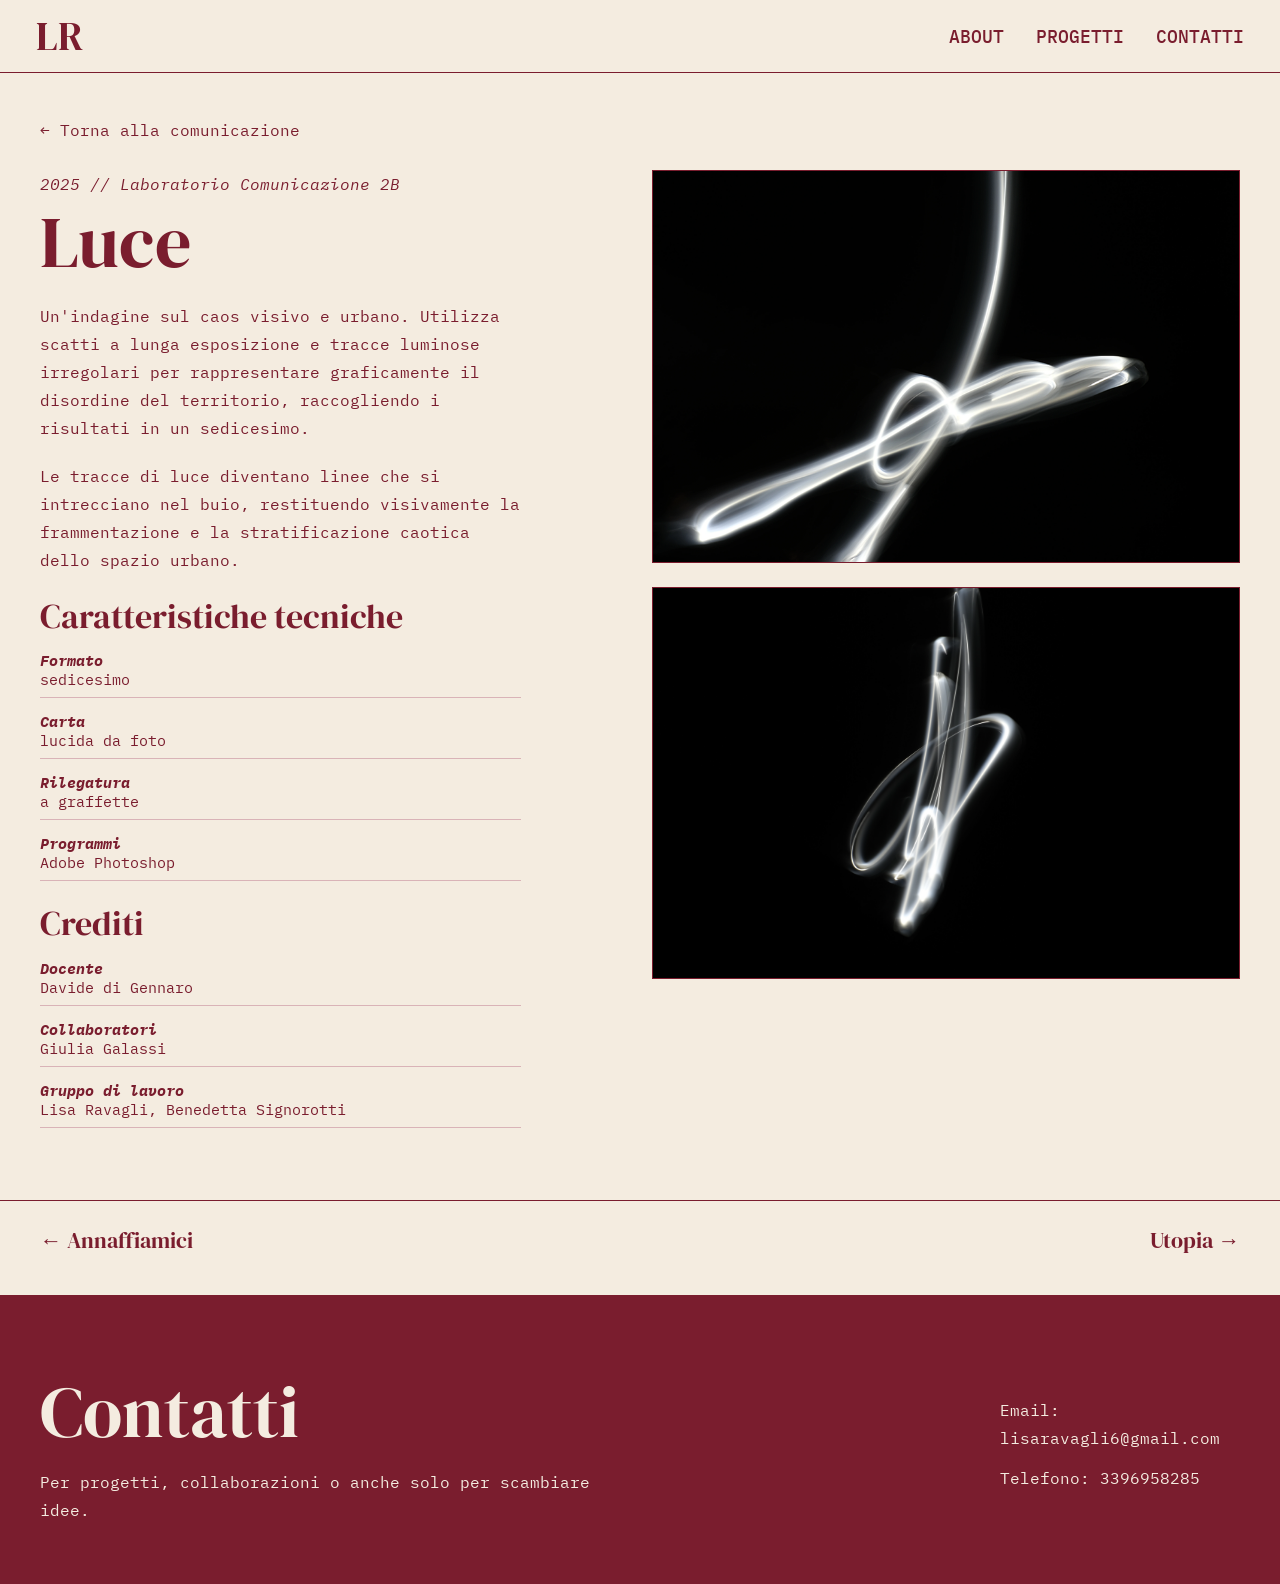
<file: luce.html>
<!DOCTYPE html>
<html lang="it">

<head>
    <meta charset="UTF-8">
    <meta name="viewport" content="width=device-width, initial-scale=1.0">
    <title>Luce — Portfolio Ravagli Lisa</title>

    <link rel="preconnect" href="https://fonts.googleapis.com">
    <link rel="preconnect" href="https://fonts.gstatic.com" crossorigin>
    <link
        href="https://fonts.googleapis.com/css2?family=DM+Serif+Display:ital@0;1&family=IBM+Plex+Mono:ital,wght@0,400;0,500;1,400&display=swap"
        rel="stylesheet">

    <link rel="stylesheet" href="css/bootstrap-grid.css">
    <link rel="stylesheet" type="text/css" href="css/style.css">

    <link rel="icon" href="img/logo.webp" type="image/webp" />
</head>

<body>
    <div class="container-fluid p-0 m-0">

        <!-- menù -->
        <div class="row d-flex align-items-center px-4 py-3 m-0 navbar-row">
            <div class="col-1">
                <div class="logo">
                    <a href="index.html" class="logo-link" title="Torna alla home"><p class="font-size-logo">LR</p></a>
                </div>
            </div>

            <div class="col-8 col-md-3"></div>

            <div class="col-3 col-md-8 d-none d-md-flex justify-content-end">
                <div class="lista list-unstyled d-flex m-0 p-0">
                    <ul>
                        <li><a href="index.html#About" class="font-size-menu">ABOUT</a></li>
                        <li class="dropdown">
                            <span class="font-size-menu">PROGETTI</span>
                            <div class="dropdown-menu">
                                <a href="index.html#Comunicazione" class="dropdown-item">COMUNICAZIONE</a>
                                <a href="index.html#Prodotto" class="dropdown-item">PRODOTTO</a>
                            </div>
                        </li>
                        <li><a href="index.html#Contatti" class="font-size-menu">CONTATTI</a></li>
                    </ul>
                </div>
            </div>

            <div class="col-1 d-md-none d-flex offset-2 justify-content-end mobile-menu-trigger">
                <img src="img/menu-hamburger-svgrepo-com.svg" alt="menù-hamburger"
                    style="width: 45px; height: 45px; cursor: pointer;">
            </div>

            <div id="mobileMenu" class="mobile-menu d-md-none">
                <a href="index.html#About" class="font-size-menù">About</a>
                <div class="dropdown">
                    <span class="font-size-menù">Progetti</span>
                    <div class="dropdown-menu">
                        <a href="index.html#Comunicazione" class="dropdown-item">Comunicazione</a>
                        <a href="index.html#Prodotto" class="dropdown-item">Prodotto</a>
                    </div>
                </div>
                <a href="index.html#Contatti" class="font-size-menù">Contatti</a>
            </div>
        </div>

        <!-- progetto -->
        <div class="pagina-progetto">
            <div class="row">
                <div class="col-12 padding-left-pieno">
                    <a href="index.html#Comunicazione" class="indietro">← Torna alla comunicazione</a>
                </div>
            </div>

            <div class="row align-items-start justify-content-start">
                <div class="col-12 col-md-5 about-testi padding-left-pieno">
                    <p class="etichetta">2025 // Laboratorio Comunicazione 2B</p>
                    <h1 class="titolo-progetto">Luce</h1>
                    <p class="font-size-paragrafi">Un'indagine sul caos visivo e urbano. Utilizza scatti a lunga esposizione e tracce luminose irregolari per rappresentare graficamente il disordine del territorio, raccogliendo i risultati in un sedicesimo.</p>
                    <p class="font-size-paragrafi">Le tracce di luce diventano linee che si intrecciano nel buio, restituendo visivamente la frammentazione e la stratificazione caotica dello spazio urbano.</p>

                    <p class="font-size-titoli-progetti mb-3 mt-4">Caratteristiche tecniche</p>
                    <dl class="dati">
                        <dt>Formato</dt><dd>sedicesimo</dd>
                        <dt>Carta</dt><dd>lucida da foto</dd>
                        <dt>Rilegatura</dt><dd>a graffette</dd>
                        <dt>Programmi</dt><dd>Adobe Photoshop</dd>
                    </dl>

                    <p class="font-size-titoli-progetti mb-3 mt-4">Crediti</p>
                    <dl class="dati">
                        <dt>Docente</dt><dd>Davide di Gennaro</dd>
                        <dt>Collaboratori</dt><dd>Giulia Galassi</dd>
                        <dt>Gruppo di lavoro</dt><dd>Lisa Ravagli, Benedetta Signorotti</dd>
                    </dl>
                </div>

                <div class="col-12 col-md-6 offset-md-1 galleria">
                    <img src="img/luce.webp" class="img-fluid" alt="Luce">
                    <img src="img/luce_2.webp" class="img-fluid" alt="Luce">
                </div>
            </div>

            <div class="row navigazione-progetti">
                <div class="col-6 padding-left-pieno">
                    <a href="annaffiamici.html">← Annaffiamici</a>
                </div>
                <div class="col-6 text-destra">
                    <a href="utopia.html">Utopia →</a>
                </div>
            </div>
        </div>

        <!-- contatti -->
        <div id="Contatti"
            class="row d-flex align-items-center justify-content-start contatti sezione-contatti padding-bottom">

            <div class="col-12 col-md-6 about-testi padding-left-pieno">
                <h3 class="font-size-titoletti-2 margin-top">Contatti</h3>
                <p class="font-size-paragrafi margin-bottom">
                    Per progetti, collaborazioni o anche solo per scambiare idee.
                </p>
            </div>

            <div class="col-12 col-md-3 offset-md-3 contatti-link font-size-paragrafi">
                <p>Email: <a href="mailto:lisaravagli6@gmail.com">lisaravagli6@gmail.com</a></p>
                <p>Telefono: <a href="tel:3396958285">3396958285</a></p>
            </div>

        </div>

        <a href="#" id="scrollUpButton" title="Torna su">&#9650;</a>
    </div>

    <script>
        // MENU MOBILE
        const hamburger = document.querySelector('.mobile-menu-trigger img');
        const mobileMenu = document.getElementById('mobileMenu');

        if (hamburger && mobileMenu) {
            hamburger.addEventListener('click', () => {
                mobileMenu.style.display = mobileMenu.style.display === 'flex' ? 'none' : 'flex';
            });
        }

        document.querySelectorAll('.mobile-menu .dropdown span').forEach(span => {
            span.addEventListener('click', () => {
                span.parentElement.classList.toggle('open');
            });
        });

        document.querySelectorAll('.mobile-menu a, .mobile-menu .dropdown-item').forEach(link => {
            link.addEventListener('click', () => {
                if (mobileMenu) mobileMenu.style.display = 'none';
                document.querySelectorAll('.mobile-menu .dropdown').forEach(drop => drop.classList.remove('open'));
            });
        });

        // SCROLL UP BUTTON
        const scrollButton = document.getElementById('scrollUpButton');
        window.onscroll = function () {
            if (document.body.scrollTop > 300 || document.documentElement.scrollTop > 300) {
                scrollButton.style.display = "block";
            } else {
                scrollButton.style.display = "none";
            }
        };

        scrollButton.addEventListener('click', function (e) {
            e.preventDefault();
            window.scrollTo({ top: 0, behavior: 'smooth' });
        });
    </script>
</body>

</html>
</file>
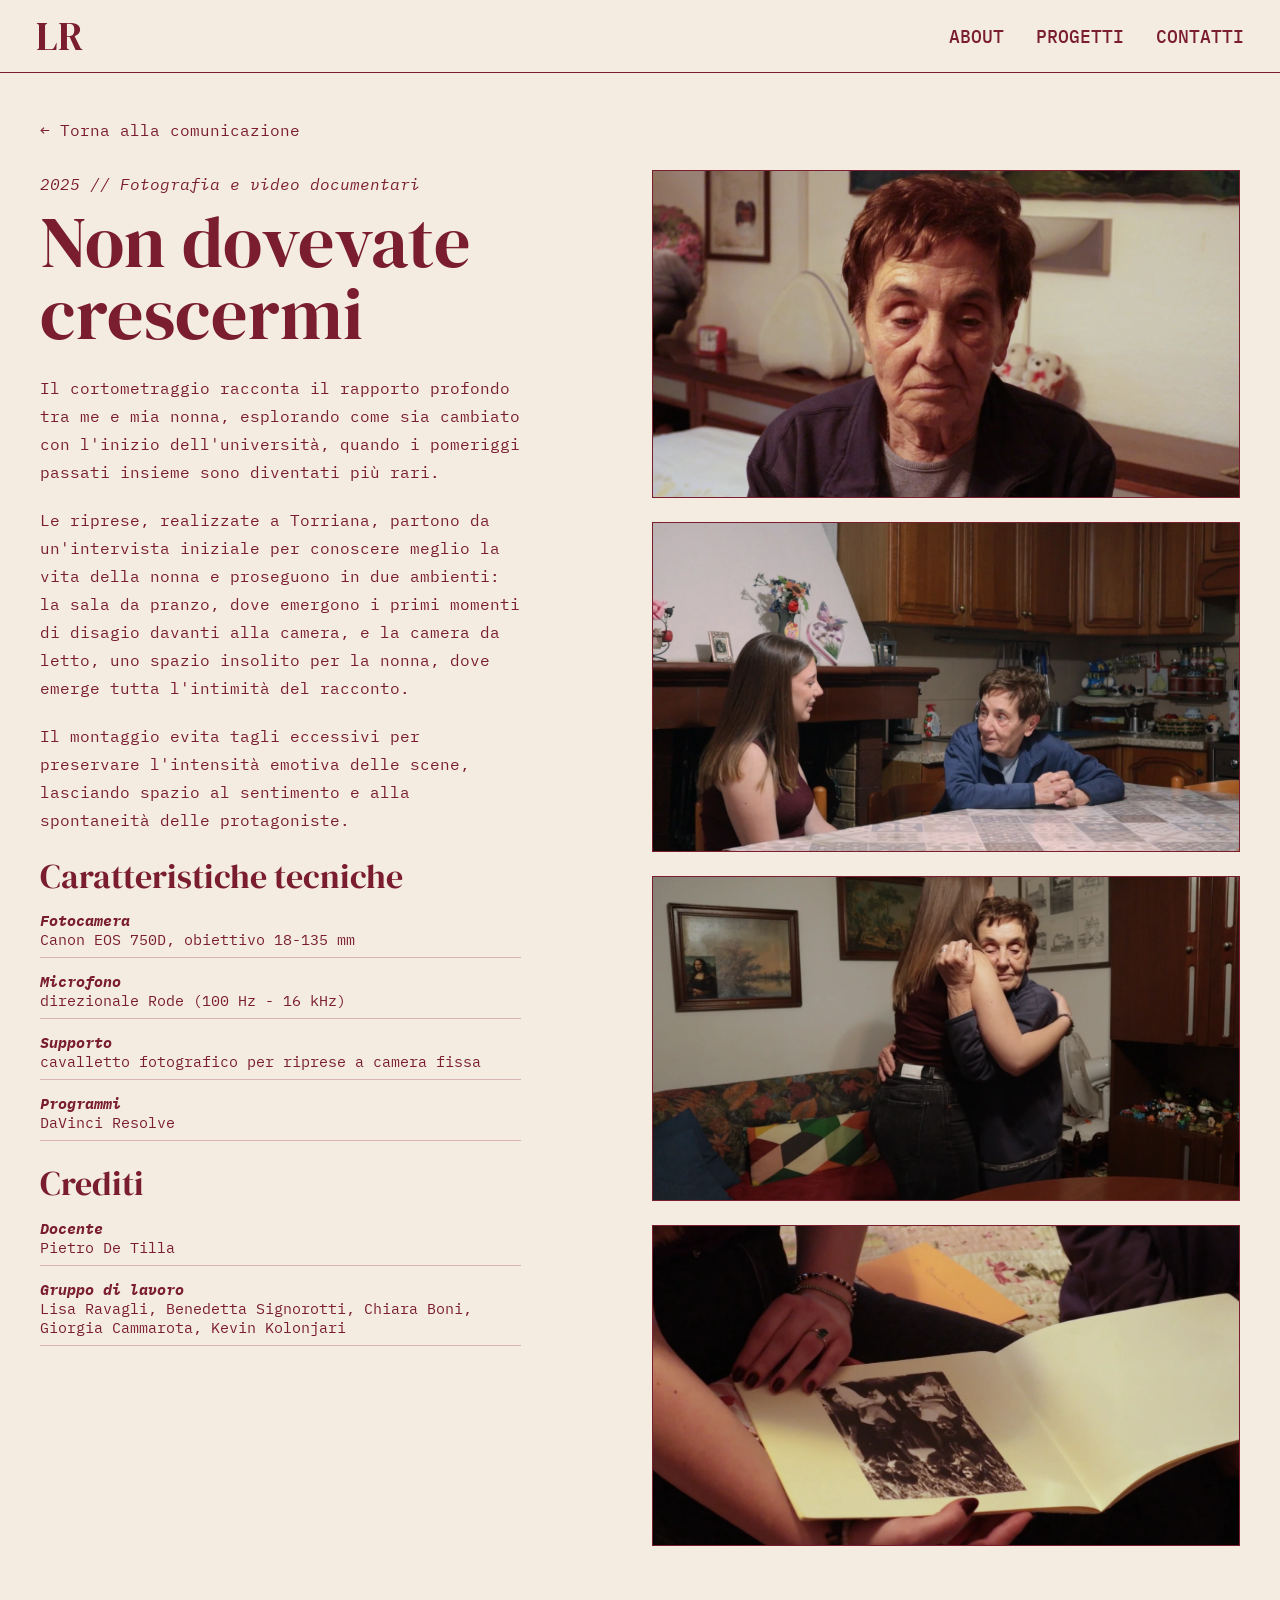
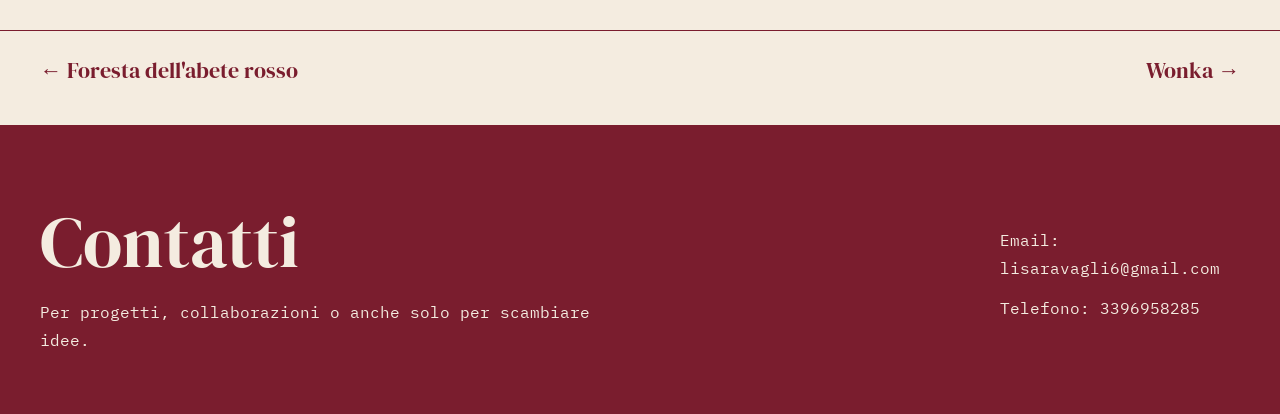
<file: non_dovevate_crescermi.html>
<!DOCTYPE html>
<html lang="it">

<head>
    <meta charset="UTF-8">
    <meta name="viewport" content="width=device-width, initial-scale=1.0">
    <title>Non dovevate crescermi — Portfolio Ravagli Lisa</title>

    <link rel="preconnect" href="https://fonts.googleapis.com">
    <link rel="preconnect" href="https://fonts.gstatic.com" crossorigin>
    <link
        href="https://fonts.googleapis.com/css2?family=DM+Serif+Display:ital@0;1&family=IBM+Plex+Mono:ital,wght@0,400;0,500;1,400&display=swap"
        rel="stylesheet">

    <link rel="stylesheet" href="css/bootstrap-grid.css">
    <link rel="stylesheet" type="text/css" href="css/style.css">

    <link rel="icon" href="img/logo.webp" type="image/webp" />
</head>

<body>
    <div class="container-fluid p-0 m-0">

        <!-- menù -->
        <div class="row d-flex align-items-center px-4 py-3 m-0 navbar-row">
            <div class="col-1">
                <div class="logo">
                    <a href="index.html" class="logo-link" title="Torna alla home"><p class="font-size-logo">LR</p></a>
                </div>
            </div>

            <div class="col-8 col-md-3"></div>

            <div class="col-3 col-md-8 d-none d-md-flex justify-content-end">
                <div class="lista list-unstyled d-flex m-0 p-0">
                    <ul>
                        <li><a href="index.html#About" class="font-size-menu">ABOUT</a></li>
                        <li class="dropdown">
                            <span class="font-size-menu">PROGETTI</span>
                            <div class="dropdown-menu">
                                <a href="index.html#Comunicazione" class="dropdown-item">COMUNICAZIONE</a>
                                <a href="index.html#Prodotto" class="dropdown-item">PRODOTTO</a>
                            </div>
                        </li>
                        <li><a href="index.html#Contatti" class="font-size-menu">CONTATTI</a></li>
                    </ul>
                </div>
            </div>

            <div class="col-1 d-md-none d-flex offset-2 justify-content-end mobile-menu-trigger">
                <img src="img/menu-hamburger-svgrepo-com.svg" alt="menù-hamburger"
                    style="width: 45px; height: 45px; cursor: pointer;">
            </div>

            <div id="mobileMenu" class="mobile-menu d-md-none">
                <a href="index.html#About" class="font-size-menù">About</a>
                <div class="dropdown">
                    <span class="font-size-menù">Progetti</span>
                    <div class="dropdown-menu">
                        <a href="index.html#Comunicazione" class="dropdown-item">Comunicazione</a>
                        <a href="index.html#Prodotto" class="dropdown-item">Prodotto</a>
                    </div>
                </div>
                <a href="index.html#Contatti" class="font-size-menù">Contatti</a>
            </div>
        </div>

        <!-- progetto -->
        <div class="pagina-progetto">
            <div class="row">
                <div class="col-12 padding-left-pieno">
                    <a href="index.html#Comunicazione" class="indietro">← Torna alla comunicazione</a>
                </div>
            </div>

            <div class="row align-items-start justify-content-start">
                <div class="col-12 col-md-5 about-testi padding-left-pieno">
                    <p class="etichetta">2025 // Fotografia e video documentari</p>
                    <h1 class="titolo-progetto">Non dovevate crescermi</h1>
                    <p class="font-size-paragrafi">Il cortometraggio racconta il rapporto profondo tra me e mia nonna, esplorando come sia cambiato con l'inizio dell'università, quando i pomeriggi passati insieme sono diventati più rari.</p>
                    <p class="font-size-paragrafi">Le riprese, realizzate a Torriana, partono da un'intervista iniziale per conoscere meglio la vita della nonna e proseguono in due ambienti: la sala da pranzo, dove emergono i primi momenti di disagio davanti alla camera, e la camera da letto, uno spazio insolito per la nonna, dove emerge tutta l'intimità del racconto.</p>
                    <p class="font-size-paragrafi">Il montaggio evita tagli eccessivi per preservare l'intensità emotiva delle scene, lasciando spazio al sentimento e alla spontaneità delle protagoniste.</p>

                    <p class="font-size-titoli-progetti mb-3 mt-4">Caratteristiche tecniche</p>
                    <dl class="dati">
                        <dt>Fotocamera</dt><dd>Canon EOS 750D, obiettivo 18-135 mm</dd>
                        <dt>Microfono</dt><dd>direzionale Rode (100 Hz - 16 kHz)</dd>
                        <dt>Supporto</dt><dd>cavalletto fotografico per riprese a camera fissa</dd>
                        <dt>Programmi</dt><dd>DaVinci Resolve</dd>
                    </dl>

                    <p class="font-size-titoli-progetti mb-3 mt-4">Crediti</p>
                    <dl class="dati">
                        <dt>Docente</dt><dd>Pietro De Tilla</dd>
                        <dt>Gruppo di lavoro</dt><dd>Lisa Ravagli, Benedetta Signorotti, Chiara Boni, Giorgia Cammarota, Kevin Kolonjari</dd>
                    </dl>
                </div>

                <div class="col-12 col-md-6 offset-md-1 galleria">
                    <img src="img/ndc_3.webp" class="img-fluid" alt="Non dovevate crescermi">
                    <img src="img/ndc_4.webp" class="img-fluid" alt="Non dovevate crescermi">
                    <img src="img/ndc_1.webp" class="img-fluid" alt="Non dovevate crescermi">
                    <img src="img/ndc_2.webp" class="img-fluid" alt="Non dovevate crescermi">
                </div>
            </div>

            <div class="row navigazione-progetti">
                <div class="col-6 padding-left-pieno">
                    <a href="foresta_abete_rosso.html">← Foresta dell'abete rosso</a>
                </div>
                <div class="col-6 text-destra">
                    <a href="wonka.html">Wonka →</a>
                </div>
            </div>
        </div>

        <!-- contatti -->
        <div id="Contatti"
            class="row d-flex align-items-center justify-content-start contatti sezione-contatti padding-bottom">

            <div class="col-12 col-md-6 about-testi padding-left-pieno">
                <h3 class="font-size-titoletti-2 margin-top">Contatti</h3>
                <p class="font-size-paragrafi margin-bottom">
                    Per progetti, collaborazioni o anche solo per scambiare idee.
                </p>
            </div>

            <div class="col-12 col-md-3 offset-md-3 contatti-link font-size-paragrafi">
                <p>Email: <a href="mailto:lisaravagli6@gmail.com">lisaravagli6@gmail.com</a></p>
                <p>Telefono: <a href="tel:3396958285">3396958285</a></p>
            </div>

        </div>

        <a href="#" id="scrollUpButton" title="Torna su">&#9650;</a>
    </div>

    <script>
        // MENU MOBILE
        const hamburger = document.querySelector('.mobile-menu-trigger img');
        const mobileMenu = document.getElementById('mobileMenu');

        if (hamburger && mobileMenu) {
            hamburger.addEventListener('click', () => {
                mobileMenu.style.display = mobileMenu.style.display === 'flex' ? 'none' : 'flex';
            });
        }

        document.querySelectorAll('.mobile-menu .dropdown span').forEach(span => {
            span.addEventListener('click', () => {
                span.parentElement.classList.toggle('open');
            });
        });

        document.querySelectorAll('.mobile-menu a, .mobile-menu .dropdown-item').forEach(link => {
            link.addEventListener('click', () => {
                if (mobileMenu) mobileMenu.style.display = 'none';
                document.querySelectorAll('.mobile-menu .dropdown').forEach(drop => drop.classList.remove('open'));
            });
        });

        // SCROLL UP BUTTON
        const scrollButton = document.getElementById('scrollUpButton');
        window.onscroll = function () {
            if (document.body.scrollTop > 300 || document.documentElement.scrollTop > 300) {
                scrollButton.style.display = "block";
            } else {
                scrollButton.style.display = "none";
            }
        };

        scrollButton.addEventListener('click', function (e) {
            e.preventDefault();
            window.scrollTo({ top: 0, behavior: 'smooth' });
        });
    </script>
</body>

</html>
</file>
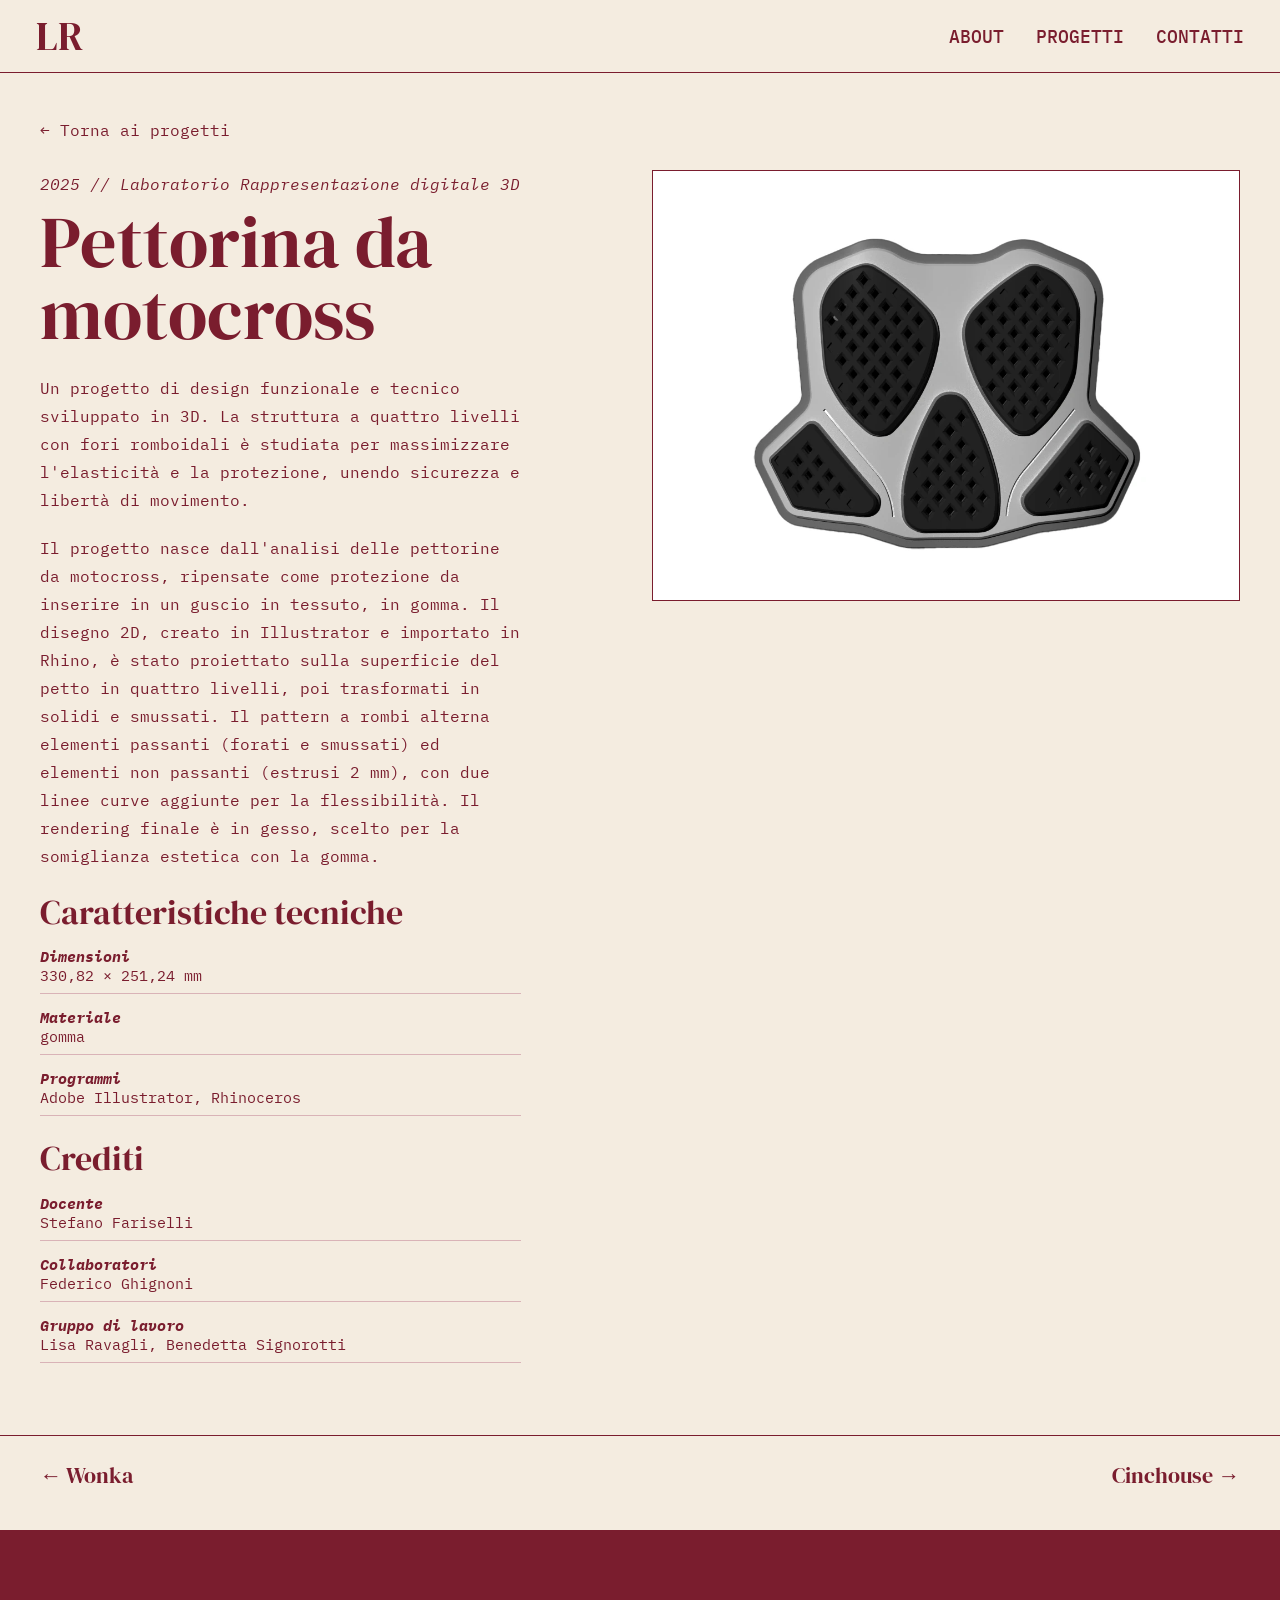
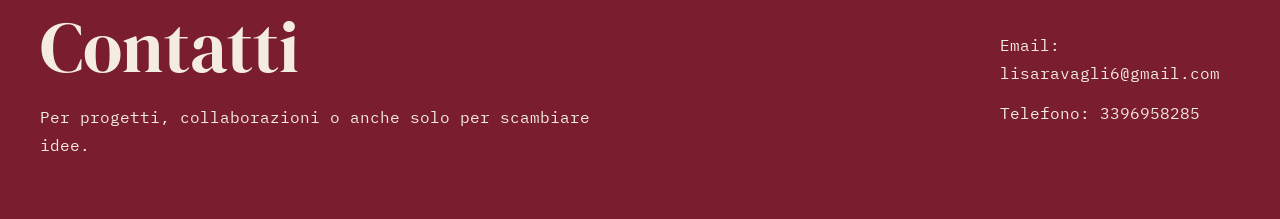
<file: pettorina_motocross.html>
<!DOCTYPE html>
<html lang="it">

<head>
    <meta charset="UTF-8">
    <meta name="viewport" content="width=device-width, initial-scale=1.0">
    <title>Pettorina da motocross — Portfolio Ravagli Lisa</title>

    <link rel="preconnect" href="https://fonts.googleapis.com">
    <link rel="preconnect" href="https://fonts.gstatic.com" crossorigin>
    <link
        href="https://fonts.googleapis.com/css2?family=DM+Serif+Display:ital@0;1&family=IBM+Plex+Mono:ital,wght@0,400;0,500;1,400&display=swap"
        rel="stylesheet">

    <link rel="stylesheet" href="css/bootstrap-grid.css">
    <link rel="stylesheet" type="text/css" href="css/style.css">

    <link rel="icon" href="img/logo.webp" type="image/webp" />
</head>

<body>
    <div class="container-fluid p-0 m-0">

        <!-- menù -->
        <div class="row d-flex align-items-center px-4 py-3 m-0 navbar-row">
            <div class="col-1">
                <div class="logo">
                    <a href="index.html" class="logo-link" title="Torna alla home"><p class="font-size-logo">LR</p></a>
                </div>
            </div>

            <div class="col-8 col-md-3"></div>

            <div class="col-3 col-md-8 d-none d-md-flex justify-content-end">
                <div class="lista list-unstyled d-flex m-0 p-0">
                    <ul>
                        <li><a href="index.html#About" class="font-size-menu">ABOUT</a></li>
                        <li class="dropdown">
                            <span class="font-size-menu">PROGETTI</span>
                            <div class="dropdown-menu">
                                <a href="index.html#Comunicazione" class="dropdown-item">COMUNICAZIONE</a>
                                <a href="index.html#Prodotto" class="dropdown-item">PRODOTTO</a>
                            </div>
                        </li>
                        <li><a href="index.html#Contatti" class="font-size-menu">CONTATTI</a></li>
                    </ul>
                </div>
            </div>

            <div class="col-1 d-md-none d-flex offset-2 justify-content-end mobile-menu-trigger">
                <img src="img/menu-hamburger-svgrepo-com.svg" alt="menù-hamburger"
                    style="width: 45px; height: 45px; cursor: pointer;">
            </div>

            <div id="mobileMenu" class="mobile-menu d-md-none">
                <a href="index.html#About" class="font-size-menù">About</a>
                <div class="dropdown">
                    <span class="font-size-menù">Progetti</span>
                    <div class="dropdown-menu">
                        <a href="index.html#Comunicazione" class="dropdown-item">Comunicazione</a>
                        <a href="index.html#Prodotto" class="dropdown-item">Prodotto</a>
                    </div>
                </div>
                <a href="index.html#Contatti" class="font-size-menù">Contatti</a>
            </div>
        </div>

        <!-- progetto -->
        <div class="pagina-progetto">
            <div class="row">
                <div class="col-12 padding-left-pieno">
                    <a href="index.html#Prodotto" class="indietro">← Torna ai progetti</a>
                </div>
            </div>

            <div class="row align-items-start justify-content-start">
                <div class="col-12 col-md-5 about-testi padding-left-pieno">
                    <p class="etichetta">2025 // Laboratorio Rappresentazione digitale 3D</p>
                    <h1 class="titolo-progetto">Pettorina da motocross</h1>
                    <p class="font-size-paragrafi">Un progetto di design funzionale e tecnico sviluppato in 3D. La struttura a quattro livelli con fori romboidali è studiata per massimizzare l'elasticità e la protezione, unendo sicurezza e libertà di movimento.</p>
                    <p class="font-size-paragrafi">Il progetto nasce dall'analisi delle pettorine da motocross, ripensate come protezione da inserire in un guscio in tessuto, in gomma. Il disegno 2D, creato in Illustrator e importato in Rhino, è stato proiettato sulla superficie del petto in quattro livelli, poi trasformati in solidi e smussati. Il pattern a rombi alterna elementi passanti (forati e smussati) ed elementi non passanti (estrusi 2 mm), con due linee curve aggiunte per la flessibilità. Il rendering finale è in gesso, scelto per la somiglianza estetica con la gomma.</p>

                    <p class="font-size-titoli-progetti mb-3 mt-4">Caratteristiche tecniche</p>
                    <dl class="dati">
                        <dt>Dimensioni</dt><dd>330,82 × 251,24 mm</dd>
                        <dt>Materiale</dt><dd>gomma</dd>
                        <dt>Programmi</dt><dd>Adobe Illustrator, Rhinoceros</dd>
                    </dl>

                    <p class="font-size-titoli-progetti mb-3 mt-4">Crediti</p>
                    <dl class="dati">
                        <dt>Docente</dt><dd>Stefano Fariselli</dd>
                        <dt>Collaboratori</dt><dd>Federico Ghignoni</dd>
                        <dt>Gruppo di lavoro</dt><dd>Lisa Ravagli, Benedetta Signorotti</dd>
                    </dl>
                </div>

                <div class="col-12 col-md-6 offset-md-1 galleria">
                    <img src="img/pettorina.webp" class="img-fluid" alt="Pettorina da motocross">
                </div>
            </div>

            <div class="row navigazione-progetti">
                <div class="col-6 padding-left-pieno">
                    <a href="wonka.html">← Wonka</a>
                </div>
                <div class="col-6 text-destra">
                    <a href="cinchouse.html">Cinchouse →</a>
                </div>
            </div>
        </div>

        <!-- contatti -->
        <div id="Contatti"
            class="row d-flex align-items-center justify-content-start contatti sezione-contatti padding-bottom">

            <div class="col-12 col-md-6 about-testi padding-left-pieno">
                <h3 class="font-size-titoletti-2 margin-top">Contatti</h3>
                <p class="font-size-paragrafi margin-bottom">
                    Per progetti, collaborazioni o anche solo per scambiare idee.
                </p>
            </div>

            <div class="col-12 col-md-3 offset-md-3 contatti-link font-size-paragrafi">
                <p>Email: <a href="mailto:lisaravagli6@gmail.com">lisaravagli6@gmail.com</a></p>
                <p>Telefono: <a href="tel:3396958285">3396958285</a></p>
            </div>

        </div>

        <a href="#" id="scrollUpButton" title="Torna su">&#9650;</a>
    </div>

    <script>
        // MENU MOBILE
        const hamburger = document.querySelector('.mobile-menu-trigger img');
        const mobileMenu = document.getElementById('mobileMenu');

        if (hamburger && mobileMenu) {
            hamburger.addEventListener('click', () => {
                mobileMenu.style.display = mobileMenu.style.display === 'flex' ? 'none' : 'flex';
            });
        }

        document.querySelectorAll('.mobile-menu .dropdown span').forEach(span => {
            span.addEventListener('click', () => {
                span.parentElement.classList.toggle('open');
            });
        });

        document.querySelectorAll('.mobile-menu a, .mobile-menu .dropdown-item').forEach(link => {
            link.addEventListener('click', () => {
                if (mobileMenu) mobileMenu.style.display = 'none';
                document.querySelectorAll('.mobile-menu .dropdown').forEach(drop => drop.classList.remove('open'));
            });
        });

        // SCROLL UP BUTTON
        const scrollButton = document.getElementById('scrollUpButton');
        window.onscroll = function () {
            if (document.body.scrollTop > 300 || document.documentElement.scrollTop > 300) {
                scrollButton.style.display = "block";
            } else {
                scrollButton.style.display = "none";
            }
        };

        scrollButton.addEventListener('click', function (e) {
            e.preventDefault();
            window.scrollTo({ top: 0, behavior: 'smooth' });
        });
    </script>
</body>

</html>
</file>
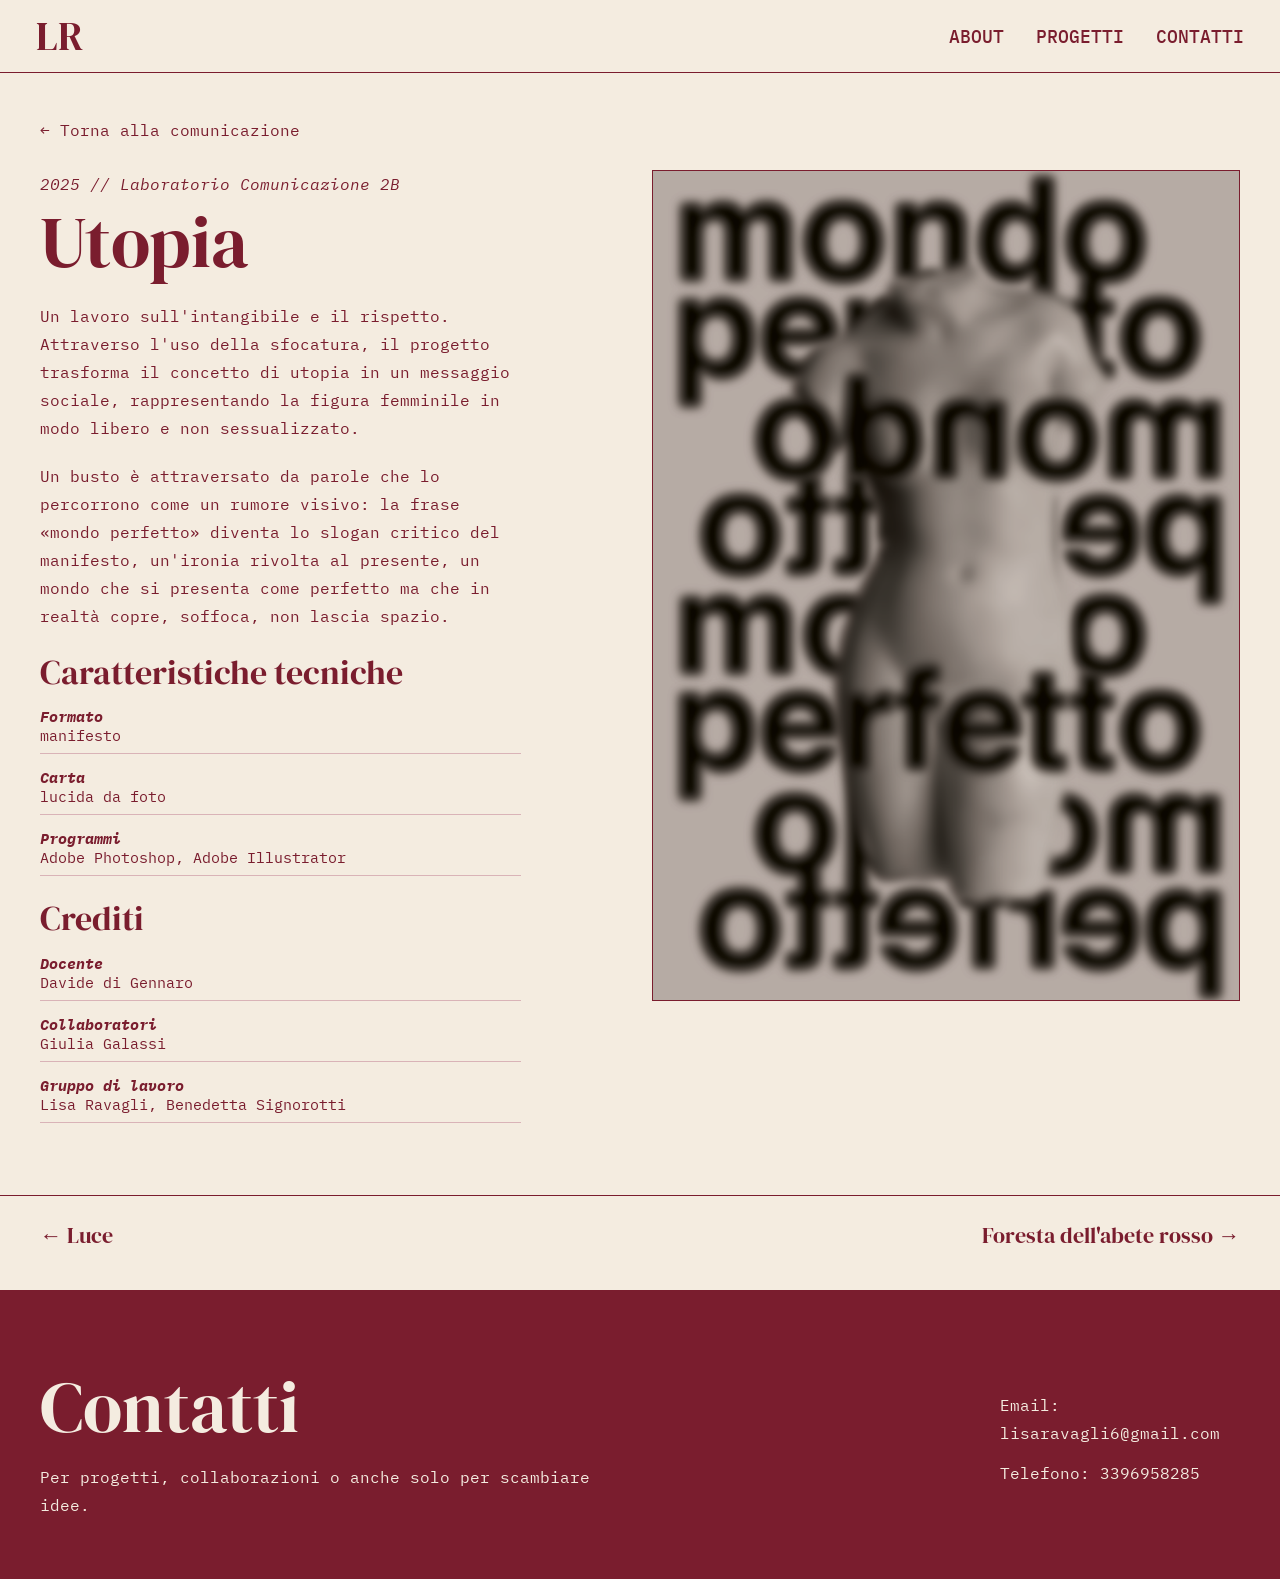
<file: utopia.html>
<!DOCTYPE html>
<html lang="it">

<head>
    <meta charset="UTF-8">
    <meta name="viewport" content="width=device-width, initial-scale=1.0">
    <title>Utopia — Portfolio Ravagli Lisa</title>

    <link rel="preconnect" href="https://fonts.googleapis.com">
    <link rel="preconnect" href="https://fonts.gstatic.com" crossorigin>
    <link
        href="https://fonts.googleapis.com/css2?family=DM+Serif+Display:ital@0;1&family=IBM+Plex+Mono:ital,wght@0,400;0,500;1,400&display=swap"
        rel="stylesheet">

    <link rel="stylesheet" href="css/bootstrap-grid.css">
    <link rel="stylesheet" type="text/css" href="css/style.css">

    <link rel="icon" href="img/logo.webp" type="image/webp" />
</head>

<body>
    <div class="container-fluid p-0 m-0">

        <!-- menù -->
        <div class="row d-flex align-items-center px-4 py-3 m-0 navbar-row">
            <div class="col-1">
                <div class="logo">
                    <a href="index.html" class="logo-link" title="Torna alla home"><p class="font-size-logo">LR</p></a>
                </div>
            </div>

            <div class="col-8 col-md-3"></div>

            <div class="col-3 col-md-8 d-none d-md-flex justify-content-end">
                <div class="lista list-unstyled d-flex m-0 p-0">
                    <ul>
                        <li><a href="index.html#About" class="font-size-menu">ABOUT</a></li>
                        <li class="dropdown">
                            <span class="font-size-menu">PROGETTI</span>
                            <div class="dropdown-menu">
                                <a href="index.html#Comunicazione" class="dropdown-item">COMUNICAZIONE</a>
                                <a href="index.html#Prodotto" class="dropdown-item">PRODOTTO</a>
                            </div>
                        </li>
                        <li><a href="index.html#Contatti" class="font-size-menu">CONTATTI</a></li>
                    </ul>
                </div>
            </div>

            <div class="col-1 d-md-none d-flex offset-2 justify-content-end mobile-menu-trigger">
                <img src="img/menu-hamburger-svgrepo-com.svg" alt="menù-hamburger"
                    style="width: 45px; height: 45px; cursor: pointer;">
            </div>

            <div id="mobileMenu" class="mobile-menu d-md-none">
                <a href="index.html#About" class="font-size-menù">About</a>
                <div class="dropdown">
                    <span class="font-size-menù">Progetti</span>
                    <div class="dropdown-menu">
                        <a href="index.html#Comunicazione" class="dropdown-item">Comunicazione</a>
                        <a href="index.html#Prodotto" class="dropdown-item">Prodotto</a>
                    </div>
                </div>
                <a href="index.html#Contatti" class="font-size-menù">Contatti</a>
            </div>
        </div>

        <!-- progetto -->
        <div class="pagina-progetto">
            <div class="row">
                <div class="col-12 padding-left-pieno">
                    <a href="index.html#Comunicazione" class="indietro">← Torna alla comunicazione</a>
                </div>
            </div>

            <div class="row align-items-start justify-content-start">
                <div class="col-12 col-md-5 about-testi padding-left-pieno">
                    <p class="etichetta">2025 // Laboratorio Comunicazione 2B</p>
                    <h1 class="titolo-progetto">Utopia</h1>
                    <p class="font-size-paragrafi">Un lavoro sull'intangibile e il rispetto. Attraverso l'uso della sfocatura, il progetto trasforma il concetto di utopia in un messaggio sociale, rappresentando la figura femminile in modo libero e non sessualizzato.</p>
                    <p class="font-size-paragrafi">Un busto è attraversato da parole che lo percorrono come un rumore visivo: la frase «mondo perfetto» diventa lo slogan critico del manifesto, un'ironia rivolta al presente, un mondo che si presenta come perfetto ma che in realtà copre, soffoca, non lascia spazio.</p>

                    <p class="font-size-titoli-progetti mb-3 mt-4">Caratteristiche tecniche</p>
                    <dl class="dati">
                        <dt>Formato</dt><dd>manifesto</dd>
                        <dt>Carta</dt><dd>lucida da foto</dd>
                        <dt>Programmi</dt><dd>Adobe Photoshop, Adobe Illustrator</dd>
                    </dl>

                    <p class="font-size-titoli-progetti mb-3 mt-4">Crediti</p>
                    <dl class="dati">
                        <dt>Docente</dt><dd>Davide di Gennaro</dd>
                        <dt>Collaboratori</dt><dd>Giulia Galassi</dd>
                        <dt>Gruppo di lavoro</dt><dd>Lisa Ravagli, Benedetta Signorotti</dd>
                    </dl>
                </div>

                <div class="col-12 col-md-6 offset-md-1 galleria">
                    <img src="img/mondo_perfetto_sfocato.webp" class="img-fluid" alt="Utopia">
                </div>
            </div>

            <div class="row navigazione-progetti">
                <div class="col-6 padding-left-pieno">
                    <a href="luce.html">← Luce</a>
                </div>
                <div class="col-6 text-destra">
                    <a href="foresta_abete_rosso.html">Foresta dell'abete rosso →</a>
                </div>
            </div>
        </div>

        <!-- contatti -->
        <div id="Contatti"
            class="row d-flex align-items-center justify-content-start contatti sezione-contatti padding-bottom">

            <div class="col-12 col-md-6 about-testi padding-left-pieno">
                <h3 class="font-size-titoletti-2 margin-top">Contatti</h3>
                <p class="font-size-paragrafi margin-bottom">
                    Per progetti, collaborazioni o anche solo per scambiare idee.
                </p>
            </div>

            <div class="col-12 col-md-3 offset-md-3 contatti-link font-size-paragrafi">
                <p>Email: <a href="mailto:lisaravagli6@gmail.com">lisaravagli6@gmail.com</a></p>
                <p>Telefono: <a href="tel:3396958285">3396958285</a></p>
            </div>

        </div>

        <a href="#" id="scrollUpButton" title="Torna su">&#9650;</a>
    </div>

    <script>
        // MENU MOBILE
        const hamburger = document.querySelector('.mobile-menu-trigger img');
        const mobileMenu = document.getElementById('mobileMenu');

        if (hamburger && mobileMenu) {
            hamburger.addEventListener('click', () => {
                mobileMenu.style.display = mobileMenu.style.display === 'flex' ? 'none' : 'flex';
            });
        }

        document.querySelectorAll('.mobile-menu .dropdown span').forEach(span => {
            span.addEventListener('click', () => {
                span.parentElement.classList.toggle('open');
            });
        });

        document.querySelectorAll('.mobile-menu a, .mobile-menu .dropdown-item').forEach(link => {
            link.addEventListener('click', () => {
                if (mobileMenu) mobileMenu.style.display = 'none';
                document.querySelectorAll('.mobile-menu .dropdown').forEach(drop => drop.classList.remove('open'));
            });
        });

        // SCROLL UP BUTTON
        const scrollButton = document.getElementById('scrollUpButton');
        window.onscroll = function () {
            if (document.body.scrollTop > 300 || document.documentElement.scrollTop > 300) {
                scrollButton.style.display = "block";
            } else {
                scrollButton.style.display = "none";
            }
        };

        scrollButton.addEventListener('click', function (e) {
            e.preventDefault();
            window.scrollTo({ top: 0, behavior: 'smooth' });
        });
    </script>
</body>

</html>
</file>
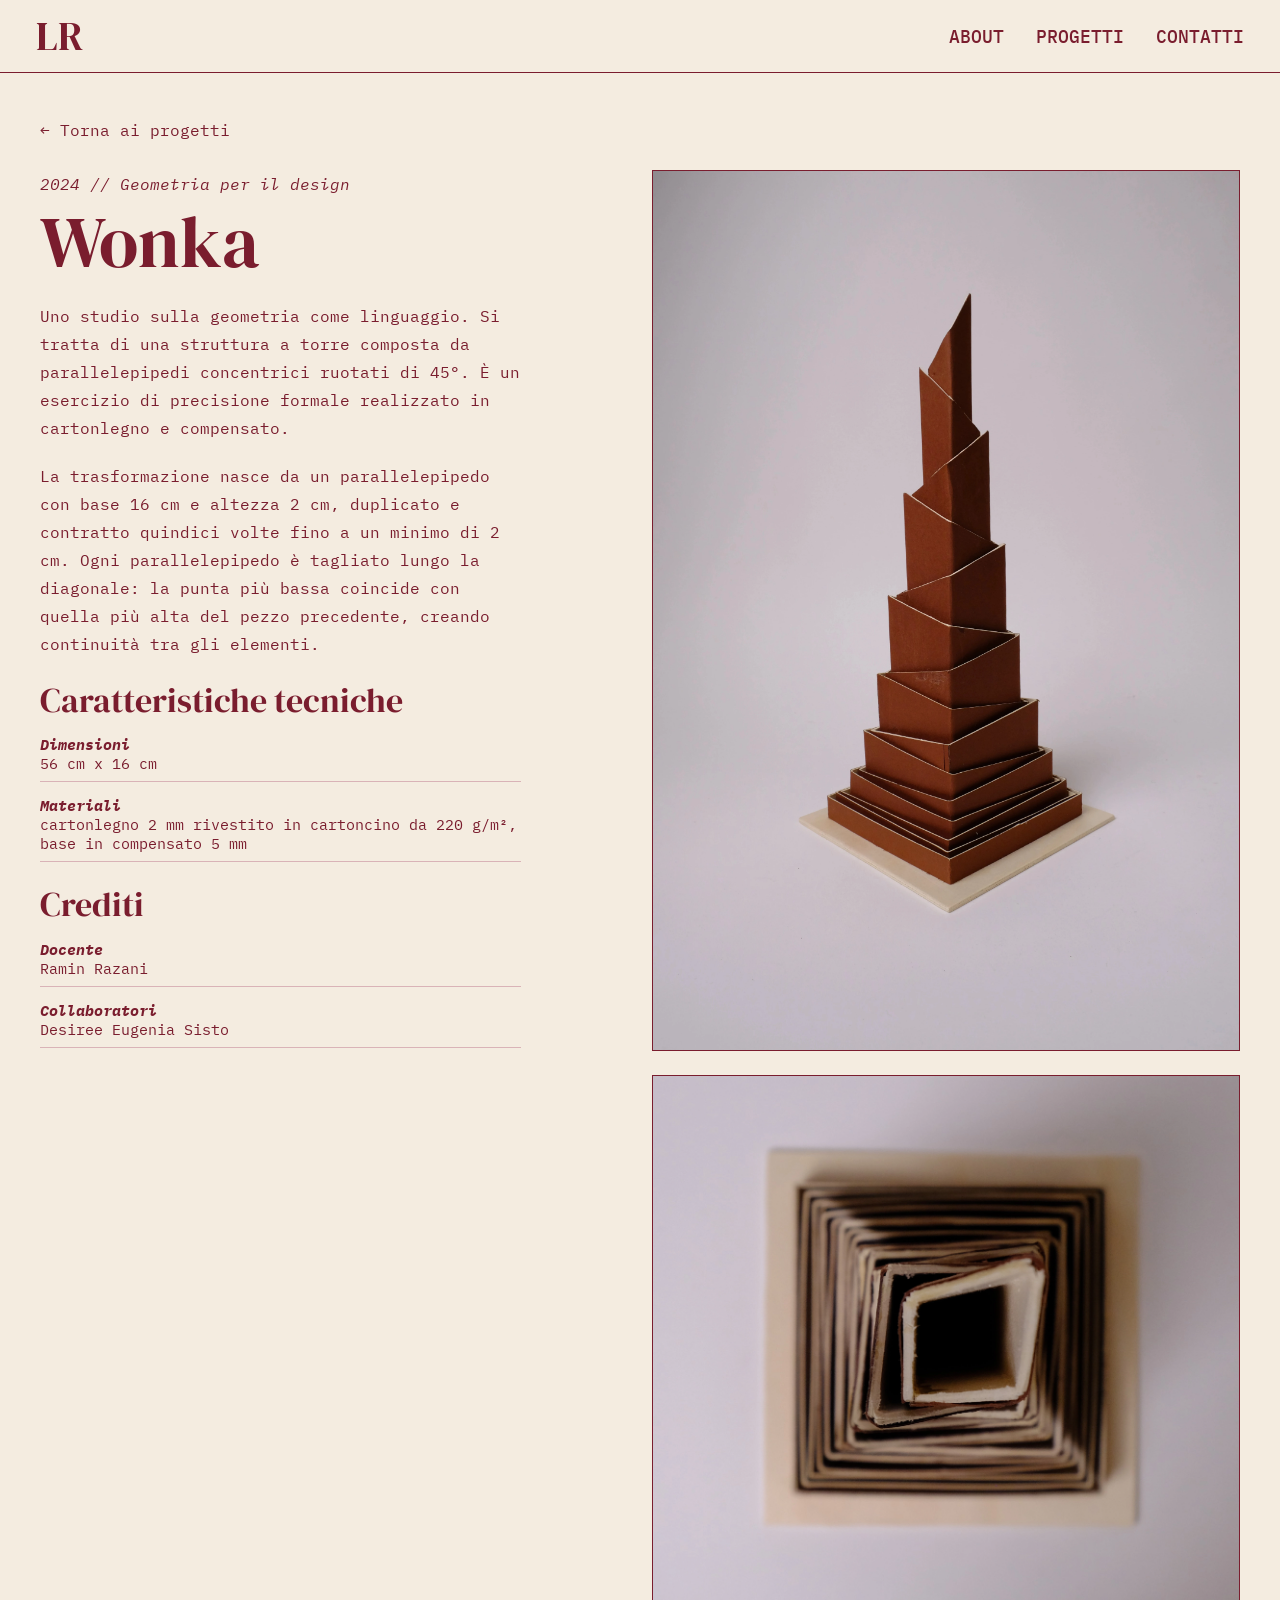
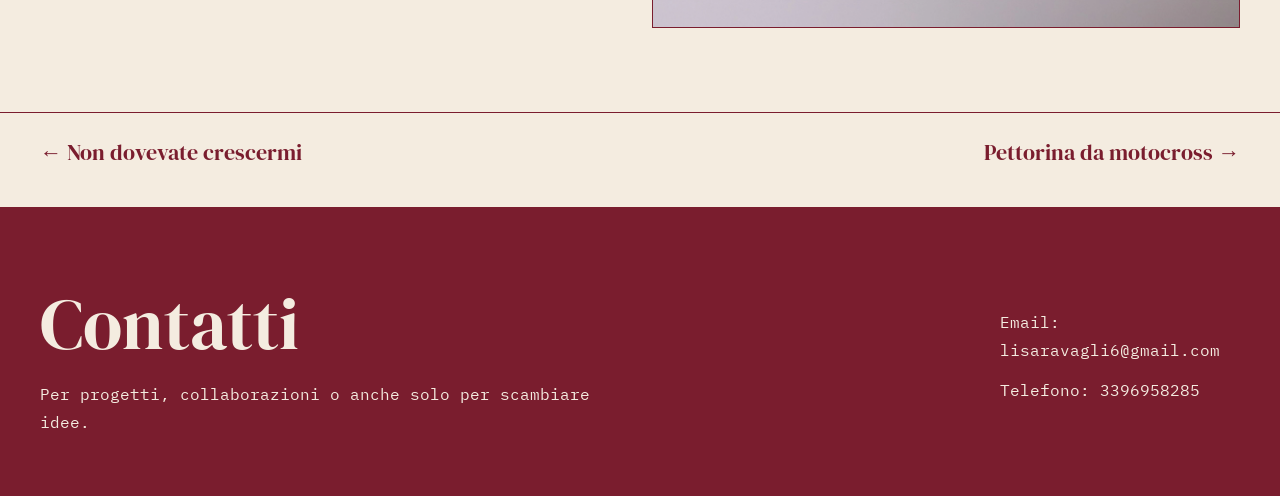
<file: wonka.html>
<!DOCTYPE html>
<html lang="it">

<head>
    <meta charset="UTF-8">
    <meta name="viewport" content="width=device-width, initial-scale=1.0">
    <title>Wonka — Portfolio Ravagli Lisa</title>

    <link rel="preconnect" href="https://fonts.googleapis.com">
    <link rel="preconnect" href="https://fonts.gstatic.com" crossorigin>
    <link
        href="https://fonts.googleapis.com/css2?family=DM+Serif+Display:ital@0;1&family=IBM+Plex+Mono:ital,wght@0,400;0,500;1,400&display=swap"
        rel="stylesheet">

    <link rel="stylesheet" href="css/bootstrap-grid.css">
    <link rel="stylesheet" type="text/css" href="css/style.css">

    <link rel="icon" href="img/logo.webp" type="image/webp" />
</head>

<body>
    <div class="container-fluid p-0 m-0">

        <!-- menù -->
        <div class="row d-flex align-items-center px-4 py-3 m-0 navbar-row">
            <div class="col-1">
                <div class="logo">
                    <a href="index.html" class="logo-link" title="Torna alla home"><p class="font-size-logo">LR</p></a>
                </div>
            </div>

            <div class="col-8 col-md-3"></div>

            <div class="col-3 col-md-8 d-none d-md-flex justify-content-end">
                <div class="lista list-unstyled d-flex m-0 p-0">
                    <ul>
                        <li><a href="index.html#About" class="font-size-menu">ABOUT</a></li>
                        <li class="dropdown">
                            <span class="font-size-menu">PROGETTI</span>
                            <div class="dropdown-menu">
                                <a href="index.html#Comunicazione" class="dropdown-item">COMUNICAZIONE</a>
                                <a href="index.html#Prodotto" class="dropdown-item">PRODOTTO</a>
                            </div>
                        </li>
                        <li><a href="index.html#Contatti" class="font-size-menu">CONTATTI</a></li>
                    </ul>
                </div>
            </div>

            <div class="col-1 d-md-none d-flex offset-2 justify-content-end mobile-menu-trigger">
                <img src="img/menu-hamburger-svgrepo-com.svg" alt="menù-hamburger"
                    style="width: 45px; height: 45px; cursor: pointer;">
            </div>

            <div id="mobileMenu" class="mobile-menu d-md-none">
                <a href="index.html#About" class="font-size-menù">About</a>
                <div class="dropdown">
                    <span class="font-size-menù">Progetti</span>
                    <div class="dropdown-menu">
                        <a href="index.html#Comunicazione" class="dropdown-item">Comunicazione</a>
                        <a href="index.html#Prodotto" class="dropdown-item">Prodotto</a>
                    </div>
                </div>
                <a href="index.html#Contatti" class="font-size-menù">Contatti</a>
            </div>
        </div>

        <!-- progetto -->
        <div class="pagina-progetto">
            <div class="row">
                <div class="col-12 padding-left-pieno">
                    <a href="index.html#Prodotto" class="indietro">← Torna ai progetti</a>
                </div>
            </div>

            <div class="row align-items-start justify-content-start">
                <div class="col-12 col-md-5 about-testi padding-left-pieno">
                    <p class="etichetta">2024 // Geometria per il design</p>
                    <h1 class="titolo-progetto">Wonka</h1>
                    <p class="font-size-paragrafi">Uno studio sulla geometria come linguaggio. Si tratta di una struttura a torre composta da parallelepipedi concentrici ruotati di 45°. È un esercizio di precisione formale realizzato in cartonlegno e compensato.</p>
                    <p class="font-size-paragrafi">La trasformazione nasce da un parallelepipedo con base 16 cm e altezza 2 cm, duplicato e contratto quindici volte fino a un minimo di 2 cm. Ogni parallelepipedo è tagliato lungo la diagonale: la punta più bassa coincide con quella più alta del pezzo precedente, creando continuità tra gli elementi.</p>

                    <p class="font-size-titoli-progetti mb-3 mt-4">Caratteristiche tecniche</p>
                    <dl class="dati">
                        <dt>Dimensioni</dt><dd>56 cm x 16 cm</dd>
                        <dt>Materiali</dt><dd>cartonlegno 2 mm rivestito in cartoncino da 220 g/m², base in compensato 5 mm</dd>
                    </dl>

                    <p class="font-size-titoli-progetti mb-3 mt-4">Crediti</p>
                    <dl class="dati">
                        <dt>Docente</dt><dd>Ramin Razani</dd>
                        <dt>Collaboratori</dt><dd>Desiree Eugenia Sisto</dd>
                    </dl>
                </div>

                <div class="col-12 col-md-6 offset-md-1 galleria">
                    <img src="img/wonka_1.webp" class="img-fluid" alt="Wonka">
                    <img src="img/wonka.webp" class="img-fluid" alt="Wonka">
                </div>
            </div>

            <div class="row navigazione-progetti">
                <div class="col-6 padding-left-pieno">
                    <a href="non_dovevate_crescermi.html">← Non dovevate crescermi</a>
                </div>
                <div class="col-6 text-destra">
                    <a href="pettorina_motocross.html">Pettorina da motocross →</a>
                </div>
            </div>
        </div>

        <!-- contatti -->
        <div id="Contatti"
            class="row d-flex align-items-center justify-content-start contatti sezione-contatti padding-bottom">

            <div class="col-12 col-md-6 about-testi padding-left-pieno">
                <h3 class="font-size-titoletti-2 margin-top">Contatti</h3>
                <p class="font-size-paragrafi margin-bottom">
                    Per progetti, collaborazioni o anche solo per scambiare idee.
                </p>
            </div>

            <div class="col-12 col-md-3 offset-md-3 contatti-link font-size-paragrafi">
                <p>Email: <a href="mailto:lisaravagli6@gmail.com">lisaravagli6@gmail.com</a></p>
                <p>Telefono: <a href="tel:3396958285">3396958285</a></p>
            </div>

        </div>

        <a href="#" id="scrollUpButton" title="Torna su">&#9650;</a>
    </div>

    <script>
        // MENU MOBILE
        const hamburger = document.querySelector('.mobile-menu-trigger img');
        const mobileMenu = document.getElementById('mobileMenu');

        if (hamburger && mobileMenu) {
            hamburger.addEventListener('click', () => {
                mobileMenu.style.display = mobileMenu.style.display === 'flex' ? 'none' : 'flex';
            });
        }

        document.querySelectorAll('.mobile-menu .dropdown span').forEach(span => {
            span.addEventListener('click', () => {
                span.parentElement.classList.toggle('open');
            });
        });

        document.querySelectorAll('.mobile-menu a, .mobile-menu .dropdown-item').forEach(link => {
            link.addEventListener('click', () => {
                if (mobileMenu) mobileMenu.style.display = 'none';
                document.querySelectorAll('.mobile-menu .dropdown').forEach(drop => drop.classList.remove('open'));
            });
        });

        // SCROLL UP BUTTON
        const scrollButton = document.getElementById('scrollUpButton');
        window.onscroll = function () {
            if (document.body.scrollTop > 300 || document.documentElement.scrollTop > 300) {
                scrollButton.style.display = "block";
            } else {
                scrollButton.style.display = "none";
            }
        };

        scrollButton.addEventListener('click', function (e) {
            e.preventDefault();
            window.scrollTo({ top: 0, behavior: 'smooth' });
        });
    </script>
</body>

</html>
</file>
<file: css/style.css>
/* ==================== VARIABILI ==================== */
:root {
  --crema: #F4ECE0;
  --rosso: #7A1D2E;
  --rosso-scuro: #5E1422;
  --linea: #D9B3B7;
  --titoli: 'DM Serif Display', Georgia, serif;
  --testi: 'IBM Plex Mono', 'Courier New', monospace;
}

/* ==================== RESET E BASE ==================== */
* {
  margin: 0;
  padding: 0;
  box-sizing: border-box;
}

html {
  scroll-behavior: smooth;
  overflow-x: hidden;
  width: 100%;
  scroll-padding-top: 80px;
}

body {
  font-family: var(--testi);
  color: var(--rosso);
  background-color: var(--crema);
  overflow-x: hidden;
  max-width: 100vw;
  width: 100%;
}

.container-fluid {
  padding-left: 0;
  padding-right: 0;
  overflow-x: hidden;
  width: 100%;
  max-width: 100vw;
}

.row {
  margin: 0 !important;
  width: 100%;
  max-width: 100%;
}

.navbar-row {
  position: fixed;
  left: 0;
  background-color: var(--crema);
  border-bottom: 1px solid var(--rosso);
  top: 0;
  z-index: 100;
  display: flex;
  align-items: center;
  justify-content: center;
}

.lista {
  width: 100%;
  display: flex;
  justify-content: flex-end;
}

.lista ul {
  display: flex;
  align-items: center;
  justify-content: flex-end;
  gap: 32px;
  list-style: none;
  margin: 0;
  padding: 0;
}

/* ==================== TIPOGRAFIA ==================== */
.font-size-menu {
  font-family: var(--testi);
  font-weight: 500;
  font-size: 18px;
  color: var(--rosso);
  text-decoration: none;
  white-space: nowrap;
}

.logo-link {
  text-decoration: none;
  display: inline-block;
}

.font-size-logo {
  font-family: var(--titoli);
  font-weight: 400;
  font-size: 40px;
  line-height: 1;
  color: var(--rosso);
  text-decoration: none;
  white-space: nowrap;
  margin: 0;
}

.font-size-titoli {
  font-family: var(--titoli);
  font-weight: 400;
  font-size: 64px;
  line-height: 1;
  color: var(--rosso);
  text-decoration: none;
}

.font-size-titoletti {
  font-family: var(--titoli);
  font-weight: 400;
  font-size: 44px;
  line-height: 1.15;
  color: inherit;
  text-decoration: none;
}

.font-size-titoletti-2 {
  font-family: var(--titoli);
  font-weight: 400;
  font-size: 72px;
  line-height: 1;
  color: inherit;
  text-decoration: none;
}

.font-size-paragrafi {
  font-family: var(--testi) !important;
  font-style: normal !important;
  font-size: 16px !important;
  line-height: 1.75 !important;
  font-weight: 400 !important;
  color: inherit !important;
  text-decoration: none !important;
  margin-bottom: 20px !important;
}

.font-size-titoli-progetti {
  font-family: var(--titoli);
  font-weight: 400;
  font-size: 34px;
  line-height: 1.1;
  color: var(--rosso);
  text-decoration: none;
}

h1 {
  color: var(--rosso);
  font-size: 100px;
  font-weight: 400;
  font-family: var(--titoli);
  line-height: 1;
}

h3 {
  margin-bottom: 20px;
}

p {
  font-family: var(--testi);
  font-size: 16px;
  line-height: 1.75;
}

.etichetta {
  font-style: italic;
  margin-bottom: 8px;
  font-size: 16px;
}

.meta {
  font-style: italic;
  font-size: 14px;
  margin-bottom: 12px;
}

/* ==================== BOTTONI A PILLOLA ==================== */
.btn-pill {
  display: inline-block;
  border: 1.5px solid var(--rosso);
  color: var(--rosso);
  padding: 8px 24px;
  border-radius: 999px;
  font-family: var(--titoli);
  font-size: 18px;
  text-decoration: none;
  white-space: nowrap;
}

.btn-pill-pieno {
  background-color: var(--rosso);
  color: var(--crema);
}

.btn-pill:hover {
  background-color: transparent;
  color: var(--rosso);
}

.btn-pill-pieno:hover {
  background-color: var(--rosso-scuro);
  color: var(--crema);
}

/* ==================== MENU / NAVBAR ==================== */
.lista li {
  display: inline-block;
}

.font-size-menù:hover, .font-size-menu:hover {
  text-decoration: underline;
}

.dropdown {
  position: relative;
}

.dropdown > span {
  cursor: pointer;
}

.dropdown > span:hover {
  text-decoration: underline;
}

.dropdown-menu {
  display: none;
  position: absolute;
  top: 100%;
  left: 0;
  background-color: var(--crema);
  border: 1px solid var(--rosso);
  min-width: 200px;
  border-radius: 12px;
  padding: 10px 0;
  z-index: 1001;
}

.dropdown:hover .dropdown-menu {
  display: block;
}

.dropdown-item {
  display: block;
  padding: 12px 20px;
  color: var(--rosso);
  text-decoration: none;
  font-family: var(--testi);
  font-size: 16px;
}

.dropdown-item:hover {
  background-color: var(--rosso);
  color: var(--crema);
}

/* Menu mobile */
.mobile-menu {
  display: none;
  position: absolute;
  top: 60px;
  right: 0;
  width: 300px;
  background-color: var(--crema);
  border: 1px solid var(--rosso);
  border-radius: 12px;
  flex-direction: column;
  padding: 10px 0;
  z-index: 1001;
}

.mobile-menu a, .mobile-menu .dropdown span {
  display: block;
  padding: 12px 20px;
  color: var(--rosso);
  text-decoration: none;
  font-family: var(--testi);
  font-size: 16px;
}

.mobile-menu a:hover, .mobile-menu .dropdown span:hover {
  background-color: var(--rosso);
  color: var(--crema);
}

.mobile-menu .dropdown-menu {
  display: none;
  position: static;
  border: 0;
  flex-direction: column;
  padding-left: 10px;
}

.mobile-menu .dropdown.open .dropdown-menu {
  display: flex;
}

.mobile-menu .dropdown-item {
  padding: 10px 20px;
}

/* ==================== HERO ==================== */
.hero {
  padding: 130px 0 40px;
  background-color: var(--crema);
}

.hero h1 {
  padding-left: 8vw;
  margin-bottom: 40px;
}

.foto-hero {
  border: 1.5px solid var(--rosso);
  aspect-ratio: 4 / 3;
  overflow: hidden;
  line-height: 0;
  background: linear-gradient(150deg, #E7C9CD, #A24A5A 60%, #7A1D2E);
}

.foto-hero img {
  display: block;
  width: 100%;
  height: 100%;
  object-fit: cover;
}

.tagline {
  font-style: italic;
  margin: 20px 0 24px;
}

/* ==================== SEZIONE ABOUT ==================== */
.about-presentazione {
  background-color: var(--crema);
  min-height: 50vh;
  padding-top: 40px;
  border-top: 1px solid var(--rosso);
}

.foto-primo-piano-1 {
  display: flex;
  justify-content: center;
  align-items: center;
  overflow: hidden;
  align-self: stretch;
  padding-right: 40px;
}

.foto-primo-piano-1 img {
  width: 100%;
  height: 100%;
  object-fit: cover;
  object-position: center;
  border: 1.5px solid var(--rosso);
}

.about-extra {
  background-color: var(--crema);
}

.elenco {
  list-style: none;
  font-size: 16px;
}

.elenco li {
  padding: 10px 0;
  border-bottom: 1px solid var(--linea);
}

.badges {
  margin-top: 10px;
  font-style: italic;
  font-size: 15px;
  line-height: 1.8;
}

.badge-skill {
  display: inline;
  font-style: italic;
  font-size: 15px;
}

.badge-skill + .badge-skill::before {
  content: " // ";
}

/* ==================== SEZIONE FRASE ==================== */
.frase {
  background-color: var(--rosso);
  color: var(--crema);
  text-align: center;
  min-height: 50vh;
  display: flex;
  justify-content: center;
  align-items: center;
}

/* ==================== SEZIONI PROGETTI ==================== */
.comunicazione,
.prodotto,
.workshop {
  background-color: var(--crema);
  border-top: 1px solid var(--rosso);
  text-align: left;
  min-height: 20vh;
  display: flex;
  justify-content: center;
  align-items: center;
}

.foto-comunicazione,
.foto-prodotto,
.foto-workshop {
  background-color: var(--crema);
  align-items: start;
  justify-content: center;
}

.foto-comunicazione,
.foto-prodotto {
  align-items: stretch;
}

.scheda {
  margin-bottom: 40px;
}

.img-box {
  width: 100%;
  aspect-ratio: 1 / 1;
  display: flex;
  align-items: center;
  justify-content: center;
  overflow: hidden;
  border: 1.5px solid var(--rosso);
  line-height: 0;
}

.img-box img {
  display: block;
  width: 100%;
  height: 100%;
  object-fit: cover;
}

/* ==================== SEZIONE CONTATTI ==================== */
.contatti {
  background-color: var(--rosso);
  color: var(--crema);
  width: 100%;
  margin: 0;
  padding-top: 40px;
  padding-bottom: 40px;
  border-top: 1px solid var(--rosso);
}

.contatti-link {
  padding: 40px 40px 0 40px;
  text-align: left;
}

.contatti-link p {
  margin: 0 0 12px 0;
  font-size: 16px;
  line-height: 1.75;
  text-align: left;
}

.contatti-link a {
  color: var(--crema);
  text-decoration: none;
}

.contatti-link a:hover {
  text-decoration: underline;
}

/* ==================== UTILITY CLASSES - SPACING ==================== */
.margin-top {
  margin-top: 40px;
}

.margin-bottom {
  margin-bottom: 40px;
}

.padding-left-pieno {
  padding-left: 40px;
  padding-right: 12px;
}

.padding-left {
  padding-left: 40px;
}

.padding-bottom {
  padding-bottom: 40px;
}

/* ==================== PAGINA DEL SINGOLO PROGETTO ==================== */
.pagina-progetto {
  padding: 120px 0 40px;
  background-color: var(--crema);
}

.indietro {
  display: inline-block;
  margin-bottom: 30px;
  color: var(--rosso);
  font-size: 16px;
  text-decoration: none;
}

.indietro:hover,
.navigazione-progetti a:hover {
  text-decoration: underline;
}

.titolo-progetto {
  font-size: 72px;
  line-height: 1;
  margin-bottom: 24px;
}

.dati {
  font-size: 15px;
  margin-bottom: 12px;
}

.dati dt {
  font-style: italic;
  margin-top: 14px;
  font-weight: bold;
}

.dati dd {
  margin: 0;
  padding-bottom: 8px;
  border-bottom: 1px solid var(--linea);
}

.galleria {
  padding-right: 40px;
}

.galleria img {
  display: block;
  width: 100%;
  height: auto;
  border: 1.5px solid var(--rosso);
  margin-bottom: 24px;
}

.navigazione-progetti {
  margin-top: 60px !important;
  padding-top: 24px;
  border-top: 1px solid var(--rosso);
}

.navigazione-progetti a {
  font-family: var(--titoli);
  font-size: 22px;
  color: var(--rosso);
  text-decoration: none;
}

.text-destra {
  text-align: right;
  padding-right: 40px;
}

@media (max-width: 768px) {
  .titolo-progetto {
    font-size: 44px;
  }

  .pagina-progetto .col-12 {
    padding-left: 40px !important;
    padding-right: 40px !important;
  }

  .navigazione-progetti a {
    font-size: 16px;
  }

  .galleria {
    margin-top: 30px;
  }
}

/* ==================== PULSANTE PER TORNARE IN CIMA ==================== */
#scrollUpButton {
  position: fixed;
  bottom: 20px;
  right: 20px;
  z-index: 1000;
  display: none;
  background-color: #000;
  color: #fff;
  border-radius: 50%;
  width: 45px;
  height: 45px;
  text-align: center;
  line-height: 45px;
  font-size: 20px;
  text-decoration: none;
  cursor: pointer;
  transition: background-color 0.3s;
}

#scrollUpButton:hover {
  background-color: #333;
}

/* ==================== IMMAGINI CLICCABILI (HOME) ==================== */
.img-link {
  display: block;
  text-decoration: none;
}

.img-link .img-box {
  transition: transform 0.3s ease;
}

.img-link .img-box img {
  transition: transform 0.4s ease;
}

.img-link:hover .img-box {
  transform: scale(1.03);
}

.img-link:hover .img-box img {
  transform: scale(1.08);
}

.img-link:focus-visible {
  outline: 3px solid var(--rosso);
  outline-offset: 4px;
}

/* ==================== TABLET (481px - 768px) ==================== */
@media (max-width: 768px) and (min-width: 481px) {
  h1 { font-size: 70px; }
  .font-size-titoli { font-size: 48px; }
  .font-size-titoletti { font-size: 34px; }
  .font-size-titoletti-2 { font-size: 52px; }
  .font-size-titoli-progetti { font-size: 28px; }

  .hero h1 { padding-left: 40px; }
  .about-testi { padding: 0 40px; }

  .foto-primo-piano-1 {
    padding-left: 40px !important;
    padding-right: 40px !important;
  }

  .comunicazione,
  .prodotto,
  .workshop {
    min-height: 15vh;
    padding-top: 40px;
    padding-bottom: 40px;
  }

  .hero .col-12,
  .about-presentazione > .col-12,
  .about-extra > .col-12,
  .comunicazione > .col-12,
  .foto-comunicazione > .col-12,
  .prodotto > .col-12,
  .foto-prodotto > .col-12,
  .workshop > .col-12,
  .foto-workshop > .col-12,
  .sezione-contatti > .col-12 {
    padding-left: 40px !important;
    padding-right: 40px !important;
  }

  .contatti-link { padding: 0 40px 20px 40px; }
}

/* ==================== SMARTPHONE (sotto 481px) ==================== */
@media (max-width: 480px) {
  h1 { font-size: 46px; }
  .font-size-logo { font-size: 28px; }
  .font-size-titoli { font-size: 40px; }
  .font-size-titoletti { font-size: 28px; }
  .font-size-titoletti-2 { font-size: 44px; }
  .font-size-titoli-progetti { font-size: 26px; }

  .hero { padding-top: 110px; }
  .hero h1 { padding-left: 40px; }
  .about-testi { padding: 0 40px; }

  .foto-primo-piano-1 {
    padding-left: 40px !important;
    padding-right: 40px !important;
  }

  .comunicazione,
  .prodotto,
  .workshop {
    min-height: 15vh;
    padding-top: 40px;
    padding-bottom: 40px;
  }

  .hero .col-12,
  .about-presentazione > .col-12,
  .about-extra > .col-12,
  .comunicazione > .col-12,
  .foto-comunicazione > .col-12,
  .prodotto > .col-12,
  .foto-prodotto > .col-12,
  .workshop > .col-12,
  .foto-workshop > .col-12,
  .sezione-contatti > .col-12 {
    padding-left: 40px !important;
    padding-right: 40px !important;
  }

  .contatti-link { padding: 0 40px 20px 40px; }
}
</file>
